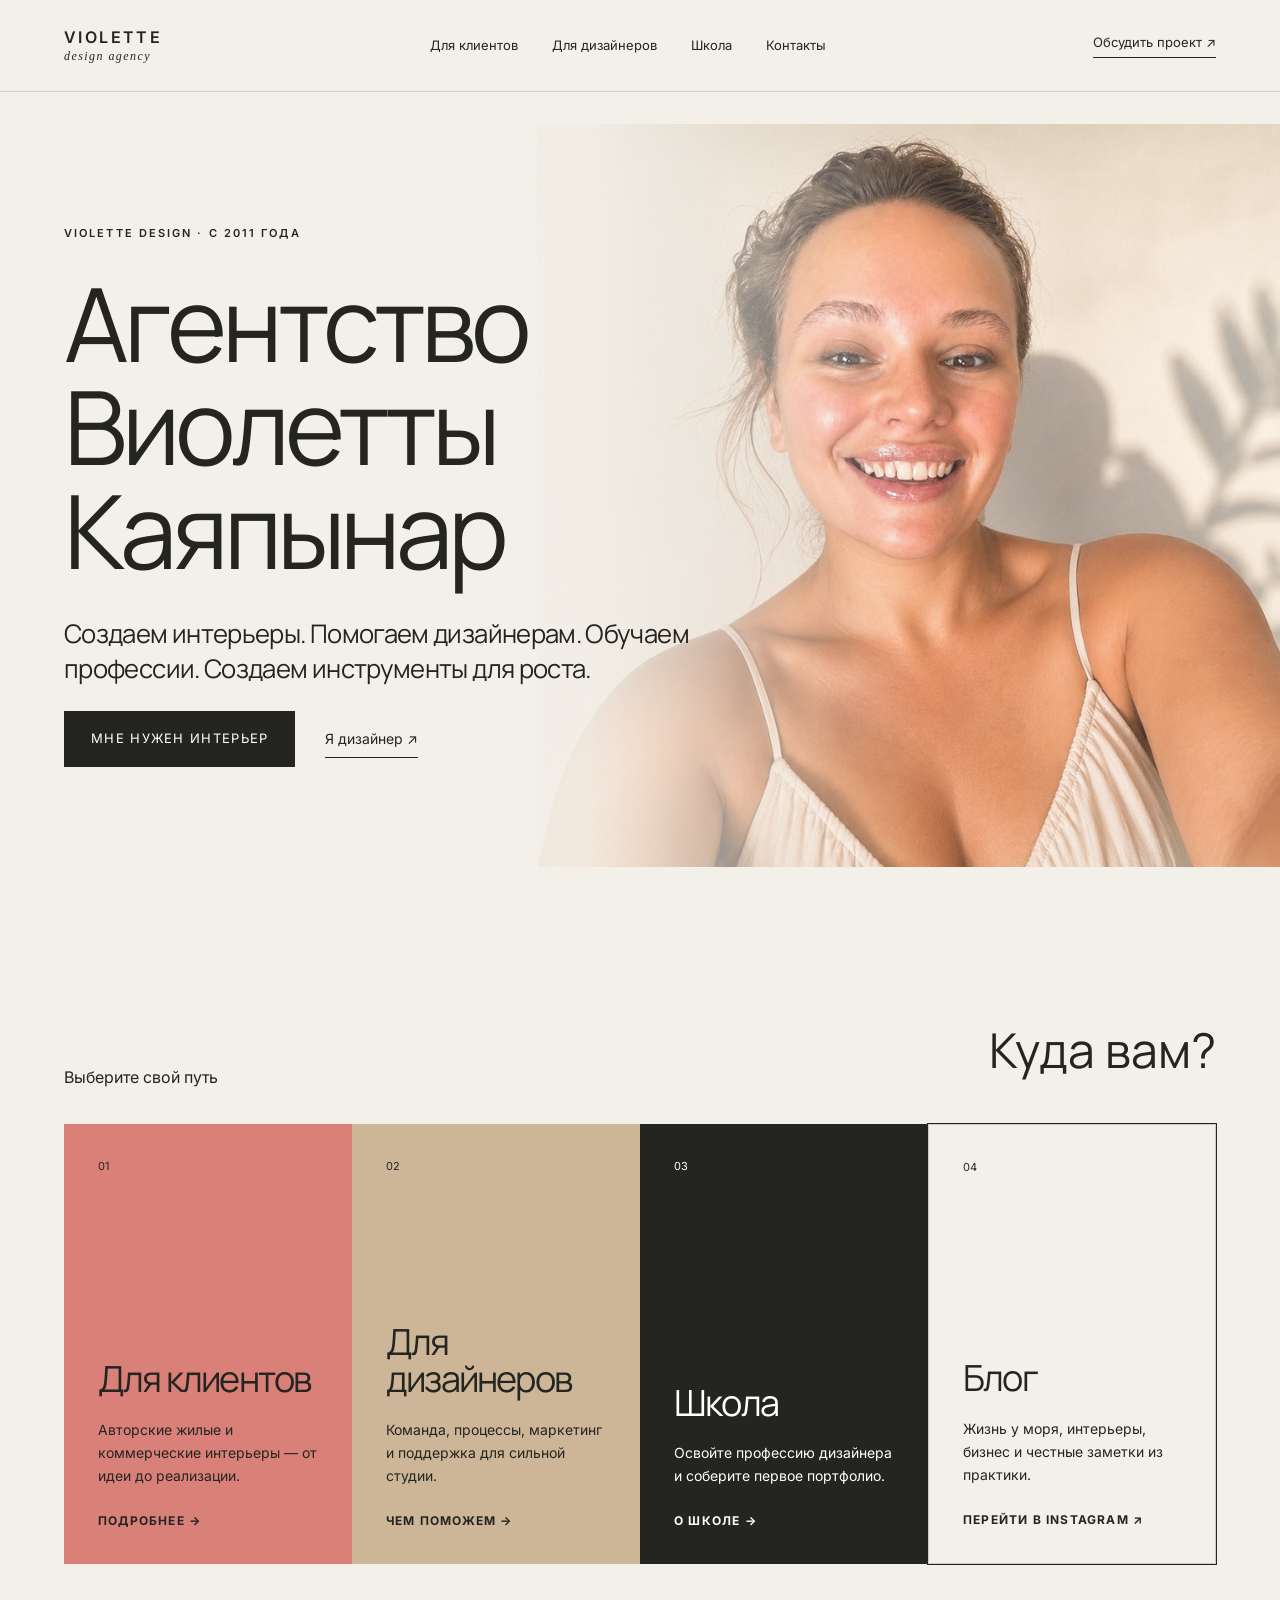
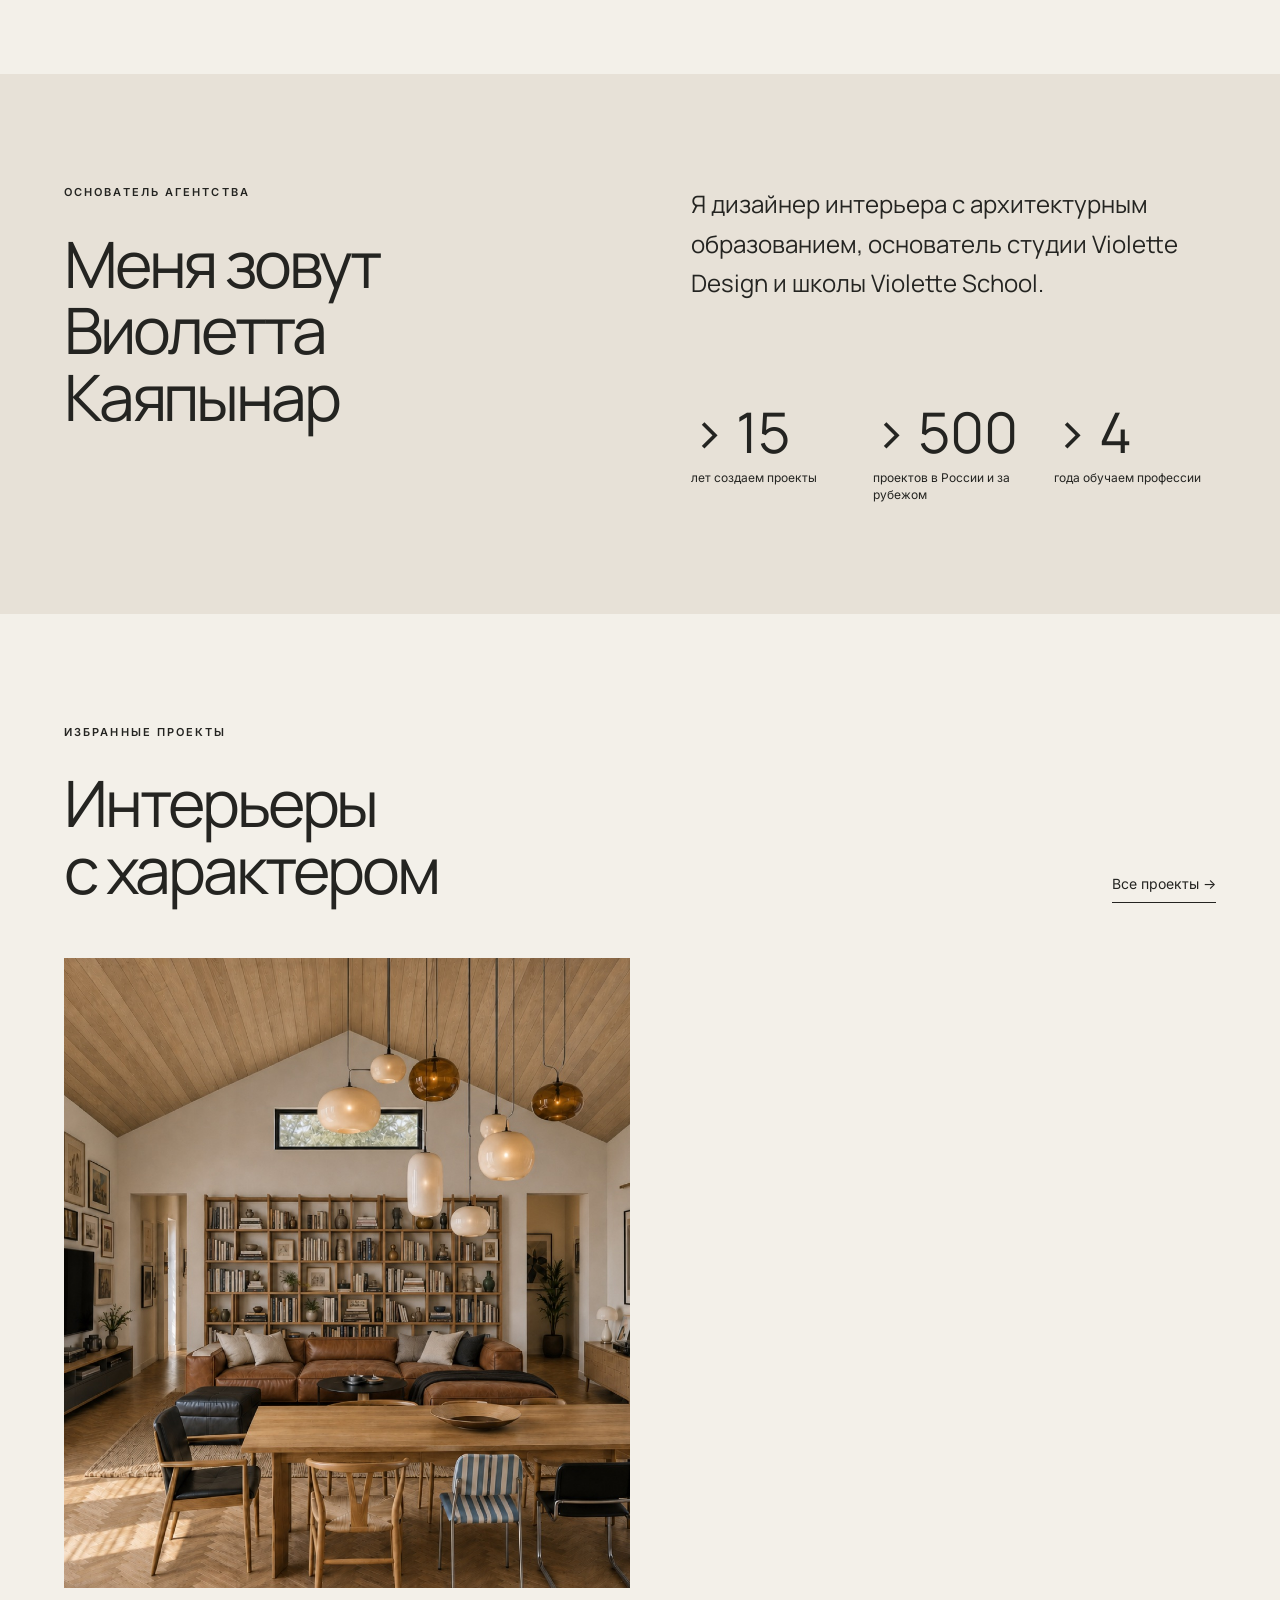
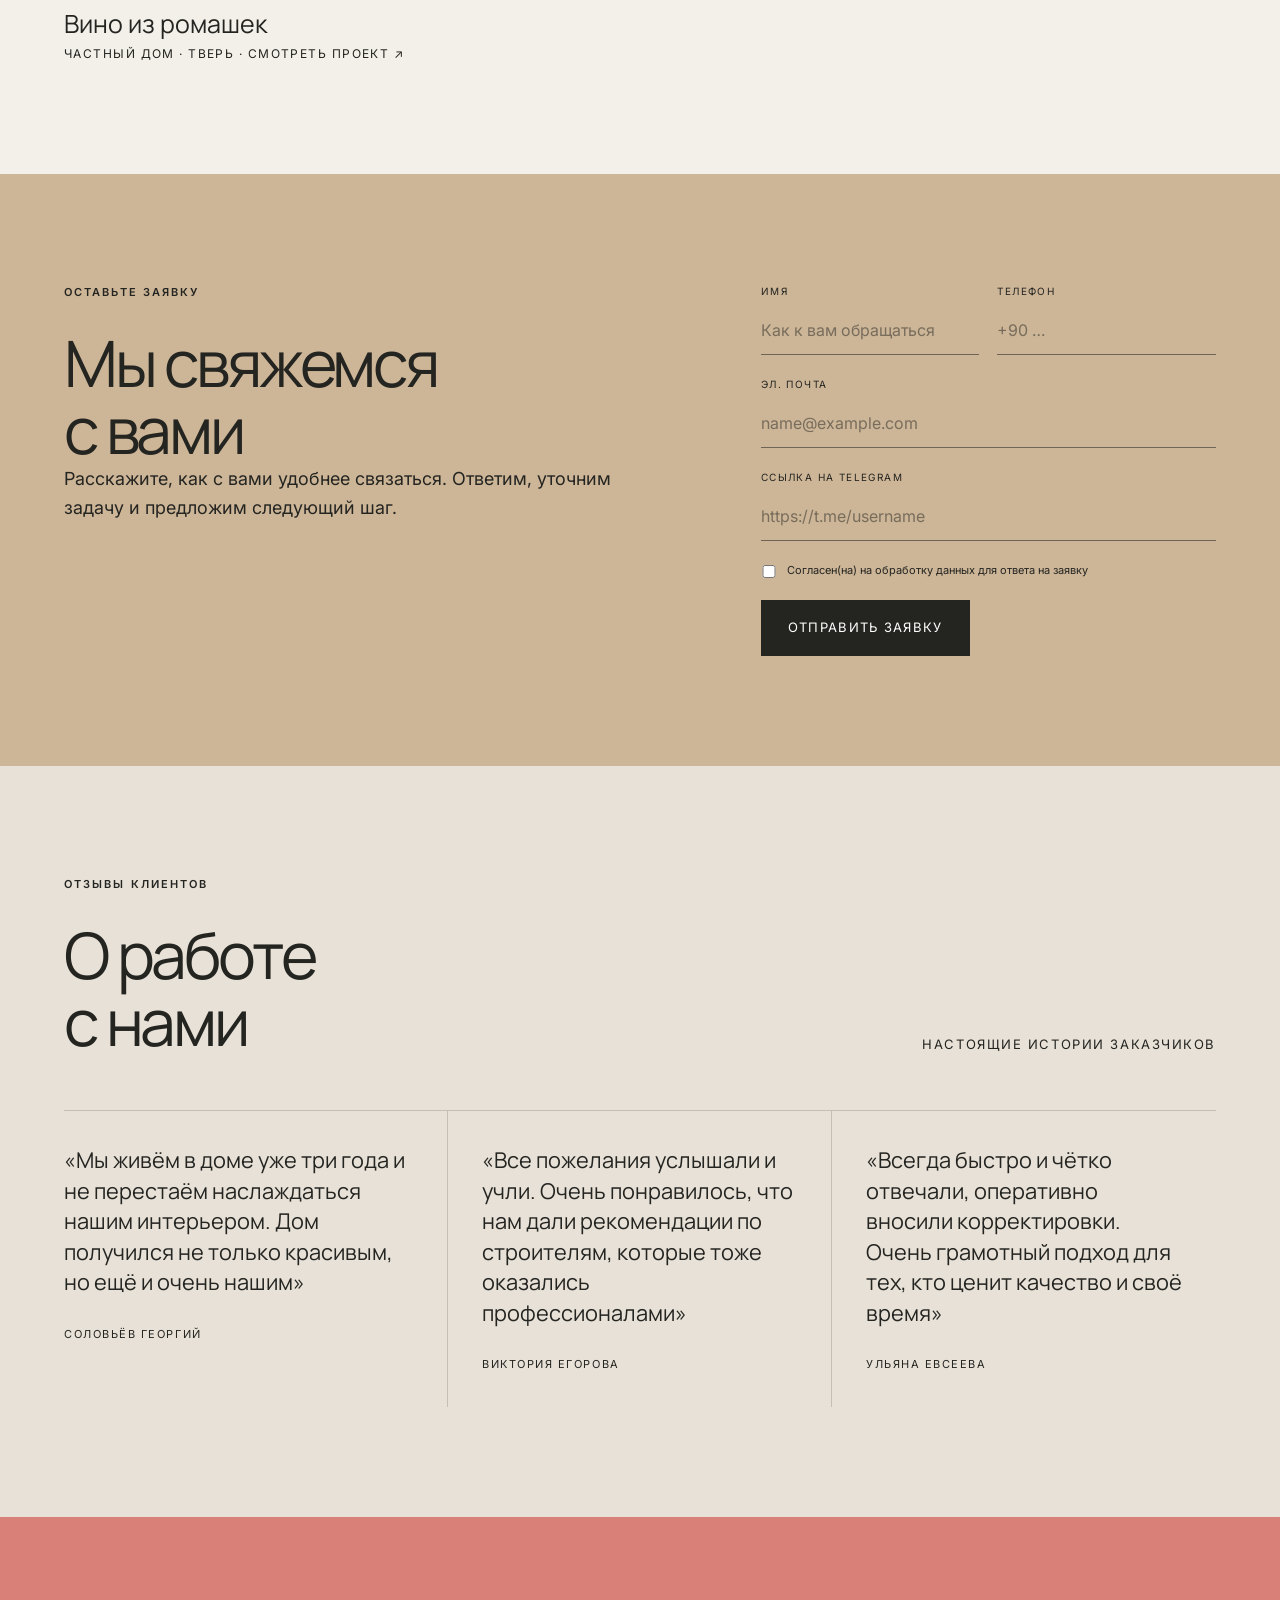
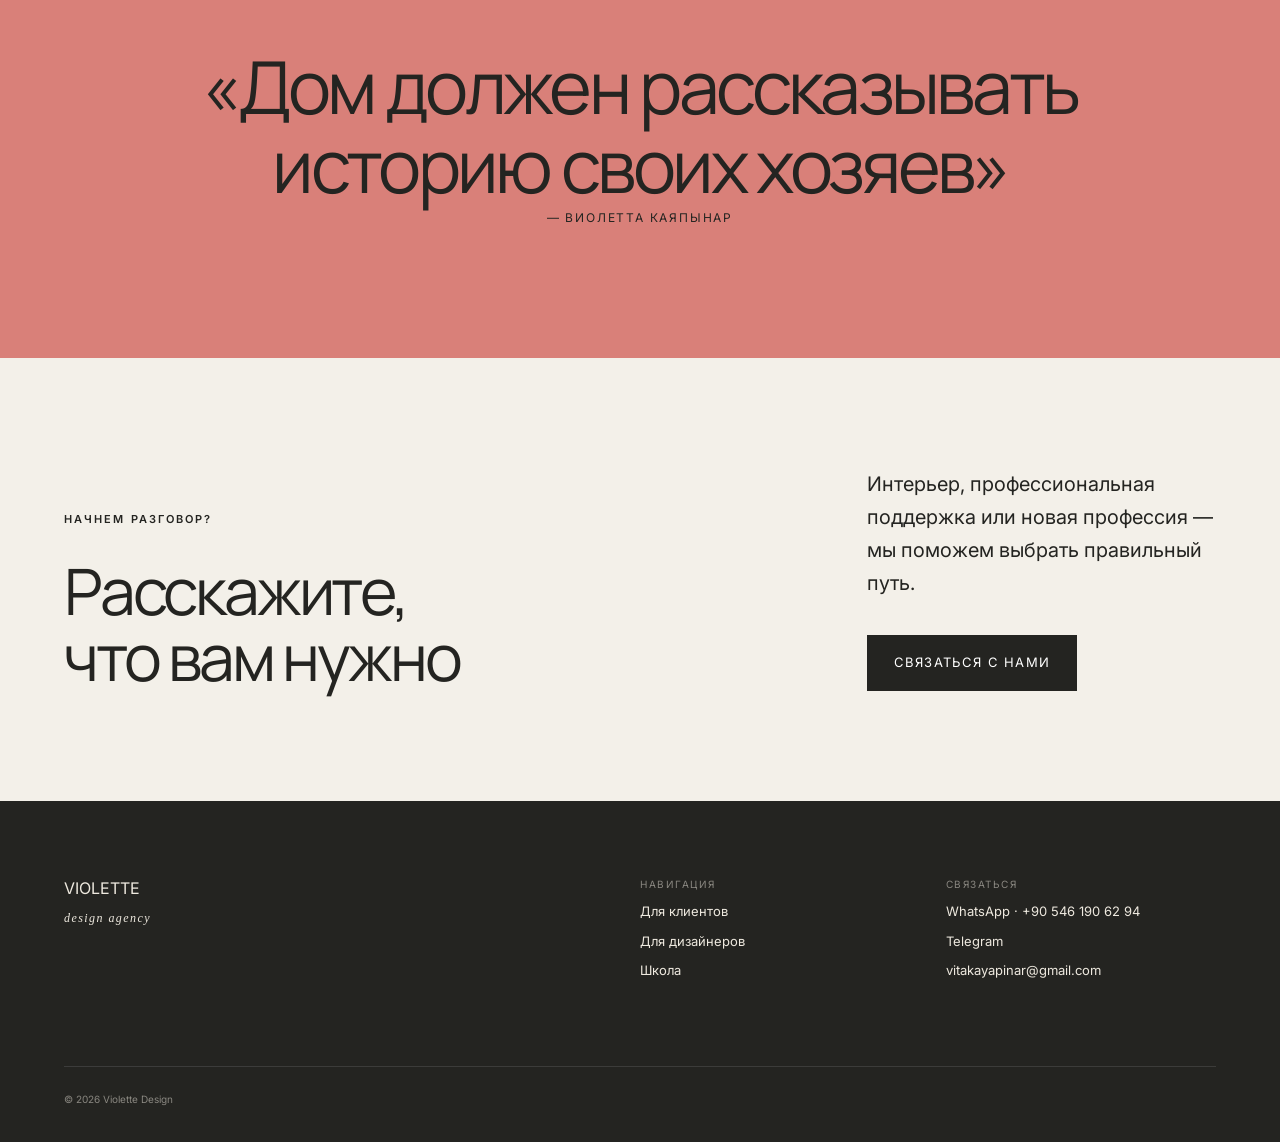
<file: index.html>
<!DOCTYPE html><html lang="ru"><head><meta charSet="utf-8"/><meta name="viewport" content="width=device-width, initial-scale=1"/><link rel="stylesheet" href="/assets/site.css"><title>Violette Design — агентство Виолетты Каяпынар</title><meta name="description" content="Авторские интерьеры, поддержка дизайнеров и школа дизайна Виолетты Каяпынар."/><meta property="og:title" content="Violette Design"/><meta property="og:description" content="Интерьеры. Дизайнеры. Школа."/><meta property="og:image" content="https://www.violette-design.ru/og.png"/><meta property="og:image:width" content="1736"/><meta property="og:image:height" content="909"/><meta property="og:image:alt" content="Violette Design"/><meta name="twitter:card" content="summary_large_image"/><meta name="twitter:title" content="Violette Design"/><meta name="twitter:description" content="Интерьеры. Дизайнеры. Школа."/><meta name="twitter:image" content="https://www.violette-design.ru/og.png"/><link rel="icon" href="https://www.violette-design.ru/favicon.svg"/>
</head><body><header><a href="/" class="logo">VIOLETTE<br/><i>design agency</i></a><nav><a href="/clients">Для клиентов</a><a href="/designers">Для дизайнеров</a><a href="/school">Школа</a><a href="/contacts">Контакты</a></nav><a href="/contacts" class="nav-cta">Обсудить проект ↗</a></header><main><section class="hero home-hero"><div class="eyebrow">Violette Design · с 2011 года</div><h1>Агентство<br/>Виолетты Каяпынар</h1><p class="lead">Создаем интерьеры. Помогаем дизайнерам. Обучаем профессии. Создаем инструменты для роста.</p><div class="hero-actions"><a href="/clients" class="button dark">Мне нужен интерьер</a><a href="/designers" class="text-link">Я дизайнер <span>↗</span></a></div></section><section class="paths wrap"><div class="section-head"><span>Выберите свой путь</span><p>Куда вам?</p></div><div class="path-grid"><a href="/clients" class="path-card rose"><span>01</span><h2>Для клиентов</h2><p>Авторские жилые и коммерческие интерьеры — от идеи до реализации.</p><b>Подробнее →</b></a><a href="/designers" class="path-card sand"><span>02</span><h2>Для дизайнеров</h2><p>Команда, процессы, маркетинг и поддержка для сильной студии.</p><b>Чем поможем →</b></a><a href="/school" class="path-card ink"><span>03</span><h2>Школа</h2><p>Освойте профессию дизайнера и соберите первое портфолио.</p><b>О школе →</b></a><a class="path-card outline" href="https://www.instagram.com/violetta_kayapinar/" target="_blank" rel="noreferrer"><span>04</span><h2>Блог</h2><p>Жизнь у моря, интерьеры, бизнес и честные заметки из практики.</p><b>Перейти в Instagram ↗</b></a></div></section><section class="about wrap"><div><div class="eyebrow">Основатель агентства</div><h2>Меня зовут<br/>Виолетта Каяпынар</h2></div><div class="about-copy"><p>Я дизайнер интерьера с архитектурным образованием, основатель студии Violette Design и школы Violette School.</p><div class="stats"><p><strong>&gt; 15</strong><span>лет создаем проекты</span></p><p><strong>&gt; 500</strong><span>проектов в России и за рубежом</span></p><p><strong>&gt; 4</strong><span>года обучаем профессии</span></p></div></div></section><section class="projects wrap"><div class="section-title"><div><div class="eyebrow">Избранные проекты</div><h2>Интерьеры<br/>с характером</h2></div><a href="/clients#projects" class="text-link">Все проекты →</a></div><div class="project-grid"><article class="project"><a href="/clients/wine-from-daisies" class="project-link"><img src="/tver-house/living.jpg" alt="Проект «Вино из ромашек»" width="1200" height="900" loading="lazy" decoding="async" data-nimg="1"/><div><h3>Вино из ромашек</h3><p>Частный дом · Тверь<!-- --> · Смотреть проект ↗</p></div></a></article></div></section><section class="lead-form wrap" id="application"><div><div class="eyebrow">Оставьте заявку</div><h2>Мы свяжемся<br/>с вами</h2><p>Расскажите, как с вами удобнее связаться. Ответим, уточним задачу и предложим следующий шаг.</p></div><form action="https://formsubmit.co/vitakayapinar@gmail.com" method="POST"><input type="hidden" name="_subject" value="Новая заявка с сайта Violette Design"/><input type="hidden" name="_template" value="table"/><input type="hidden" name="_captcha" value="false"/><input class="form-honey" type="text" tabindex="-1" autoComplete="off" name="_honey"/><label><span>Имя</span><input type="text" placeholder="Как к вам обращаться" required="" name="Имя"/></label><label><span>Телефон</span><input type="tel" placeholder="+90 …" required="" name="Телефон"/></label><label><span>Эл. почта</span><input type="email" placeholder="name@example.com" required="" name="Email"/></label><label><span>Ссылка на Telegram</span><input type="url" placeholder="https://t.me/username" name="Telegram"/></label><label class="form-consent"><input type="checkbox" required=""/><span>Согласен(на) на обработку данных для ответа на заявку</span></label><button class="button dark" type="submit">Отправить заявку</button></form></section><section class="reviews wrap"><div class="section-title"><div><div class="eyebrow">Отзывы клиентов</div><h2>О работе<br/>с нами</h2></div><p class="reviews-note">Настоящие истории заказчиков</p></div><div class="reviews-grid"><article><p>«Мы живём в доме уже три года и не перестаём наслаждаться нашим интерьером. Дом получился не только красивым, но ещё и очень нашим»</p><span>Соловьёв Георгий</span></article><article><p>«Все пожелания услышали и учли. Очень понравилось, что нам дали рекомендации по строителям, которые тоже оказались профессионалами»</p><span>Виктория Егорова</span></article><article><p>«Всегда быстро и чётко отвечали, оперативно вносили корректировки. Очень грамотный подход для тех, кто ценит качество и своё время»</p><span>Ульяна Евсеева</span></article></div></section><section class="quote"><p>«Дом должен рассказывать<br/>историю своих хозяев»</p><span>— Виолетта Каяпынар</span></section><section class="cta wrap"><div><div class="eyebrow">Начнем разговор?</div><h2>Расскажите,<br/>что вам нужно</h2></div><div><p>Интерьер, профессиональная поддержка или новая профессия — мы поможем выбрать правильный путь.</p><a href="/contacts" class="button dark">Связаться с нами</a></div></section></main><footer><div class="footer-brand">VIOLETTE <i>design agency</i></div><div><p>Навигация</p><a href="/clients">Для клиентов</a><a href="/designers">Для дизайнеров</a><a href="/school">Школа</a></div><div><p>Связаться</p><a href="https://wa.me/905461906294">WhatsApp · +90 546 190 62 94</a><a href="https://t.me/violetta_kayapinar">Telegram</a><a href="mailto:vitakayapinar@gmail.com">vitakayapinar@gmail.com</a></div><span>© 2026 Violette Design</span></footer></body></html>
</file>
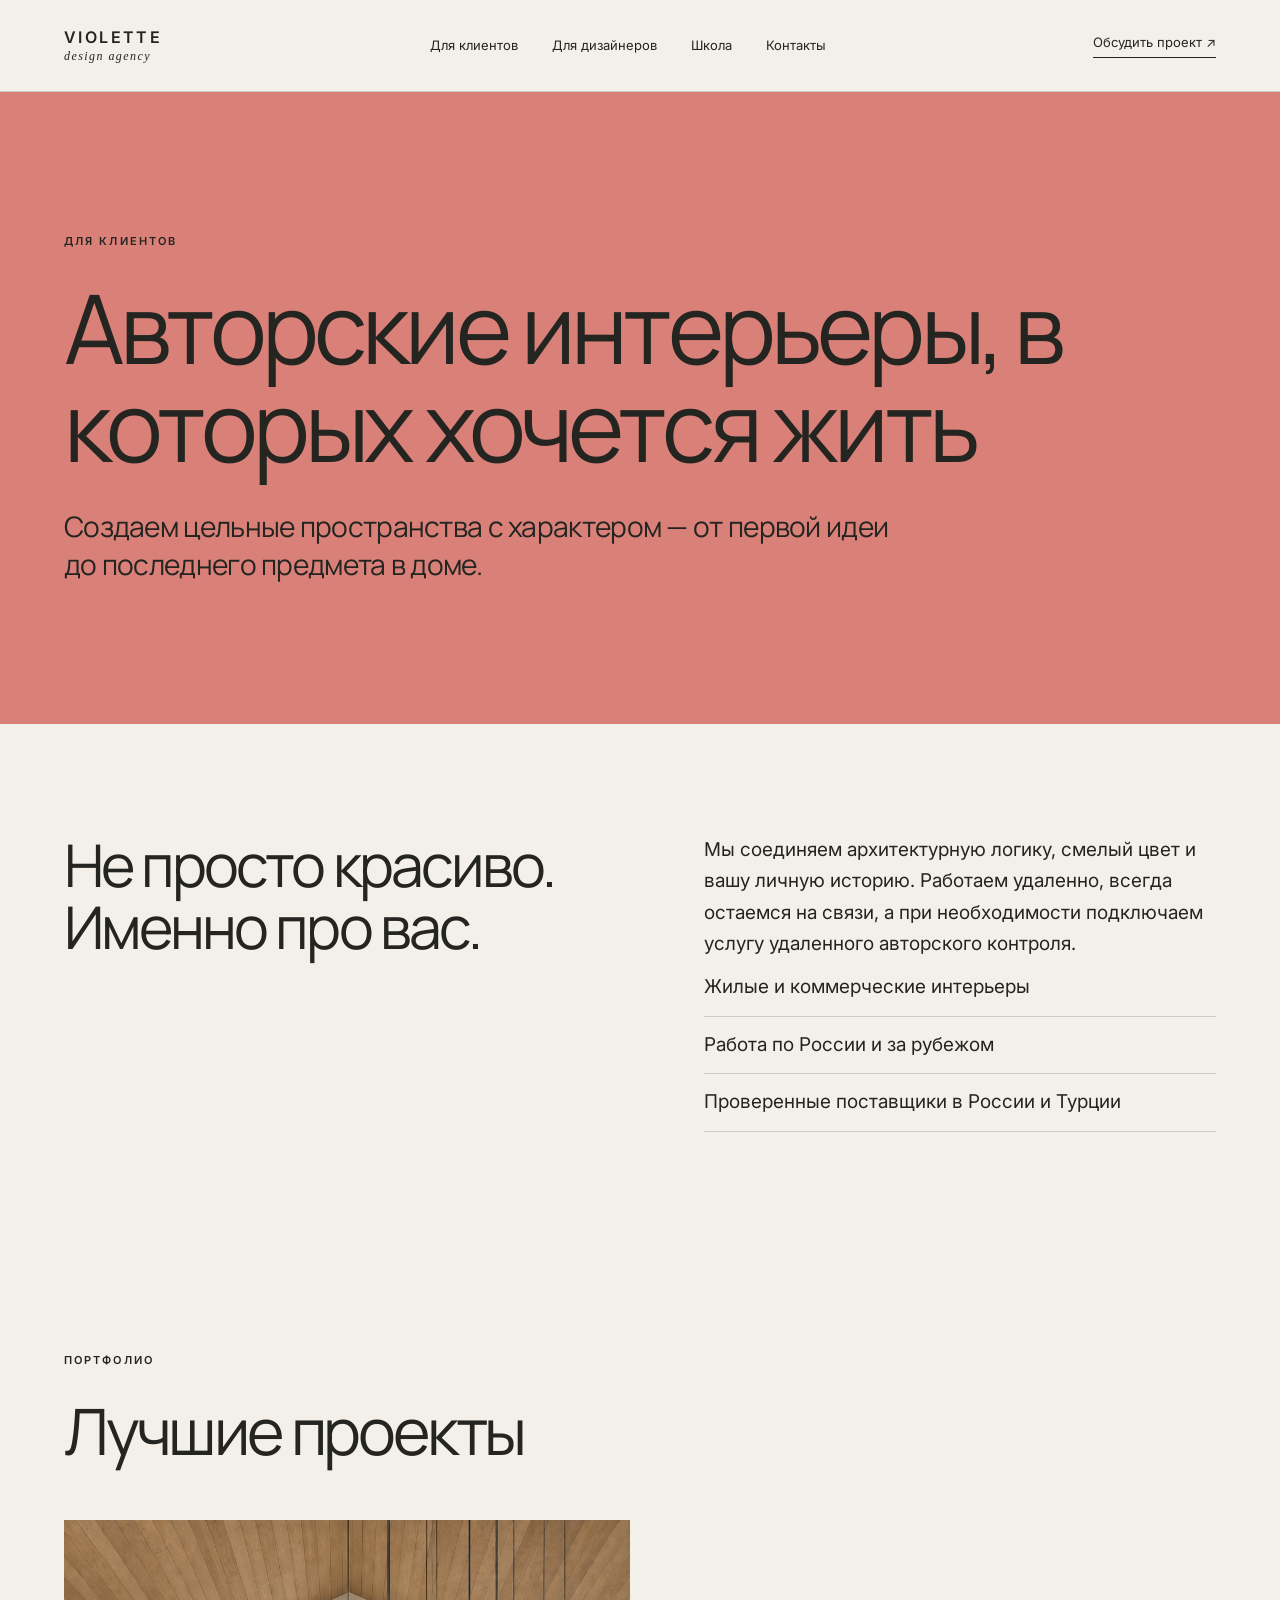
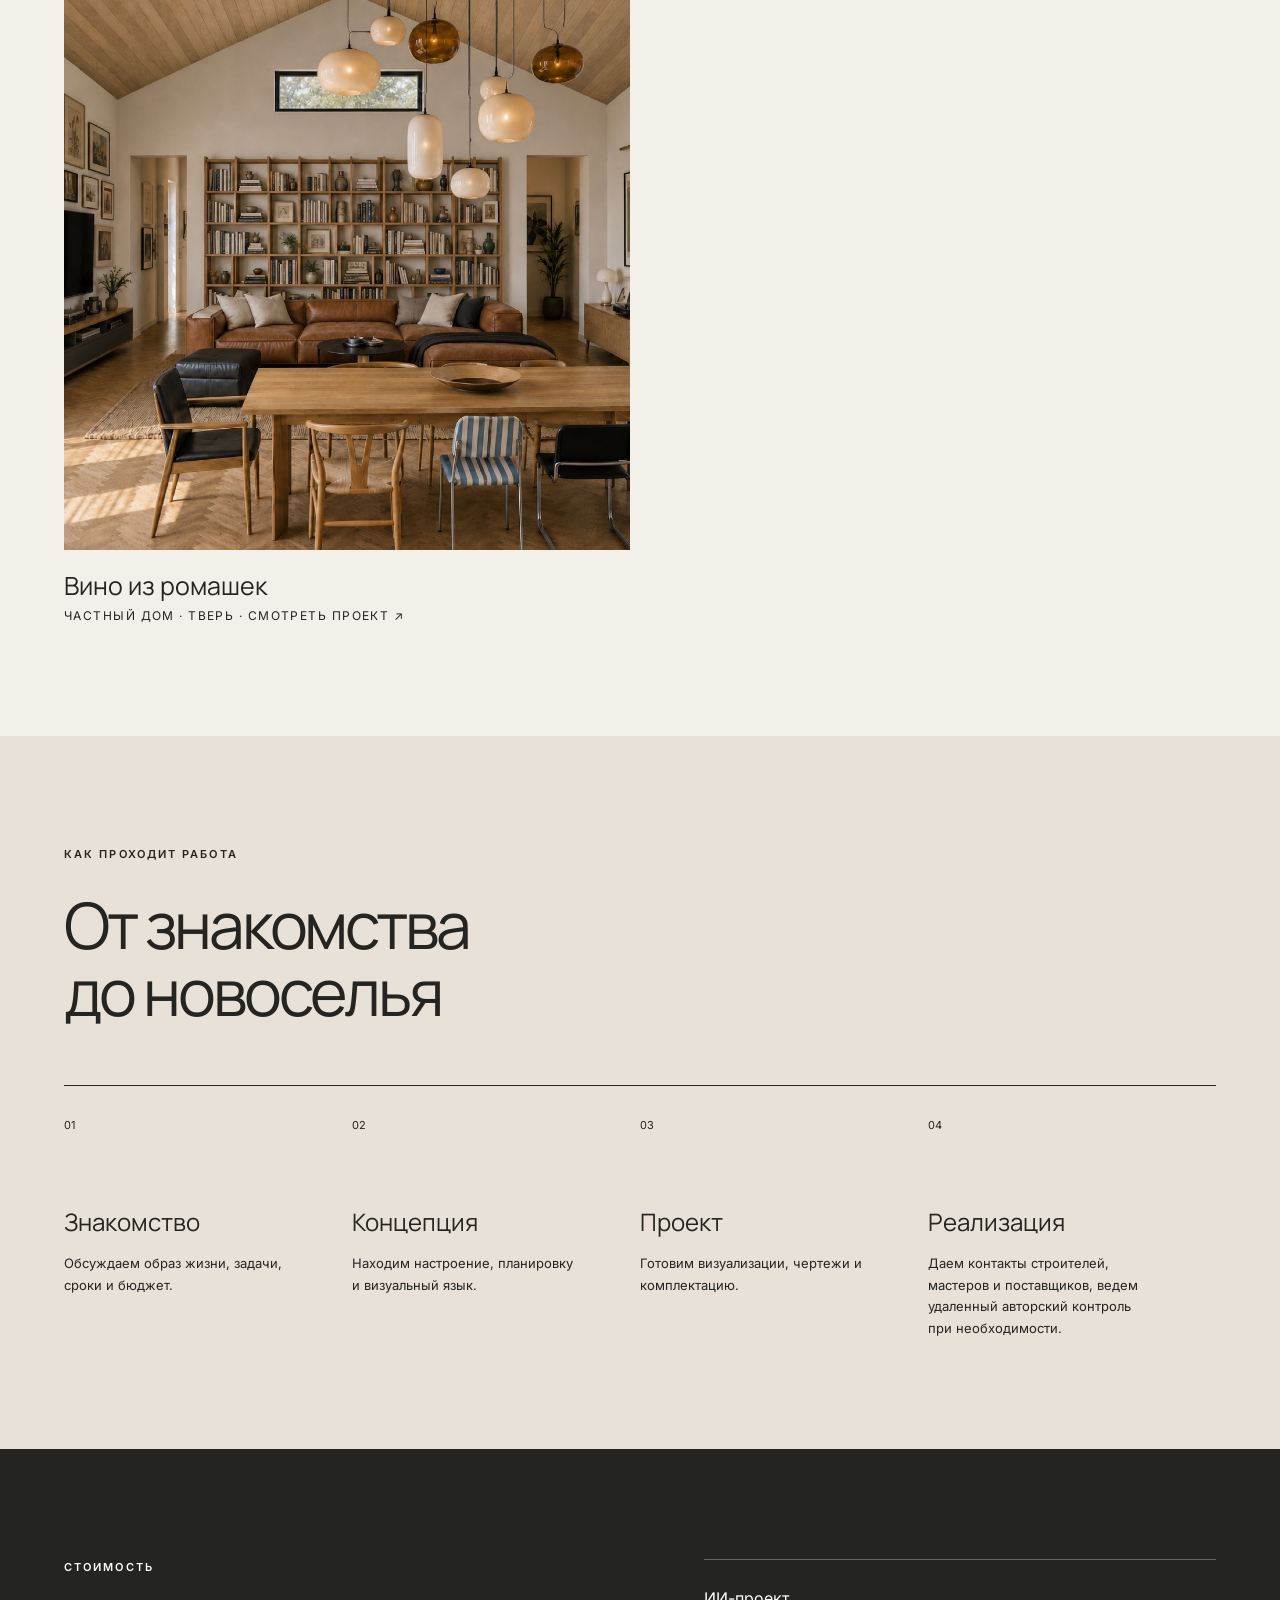
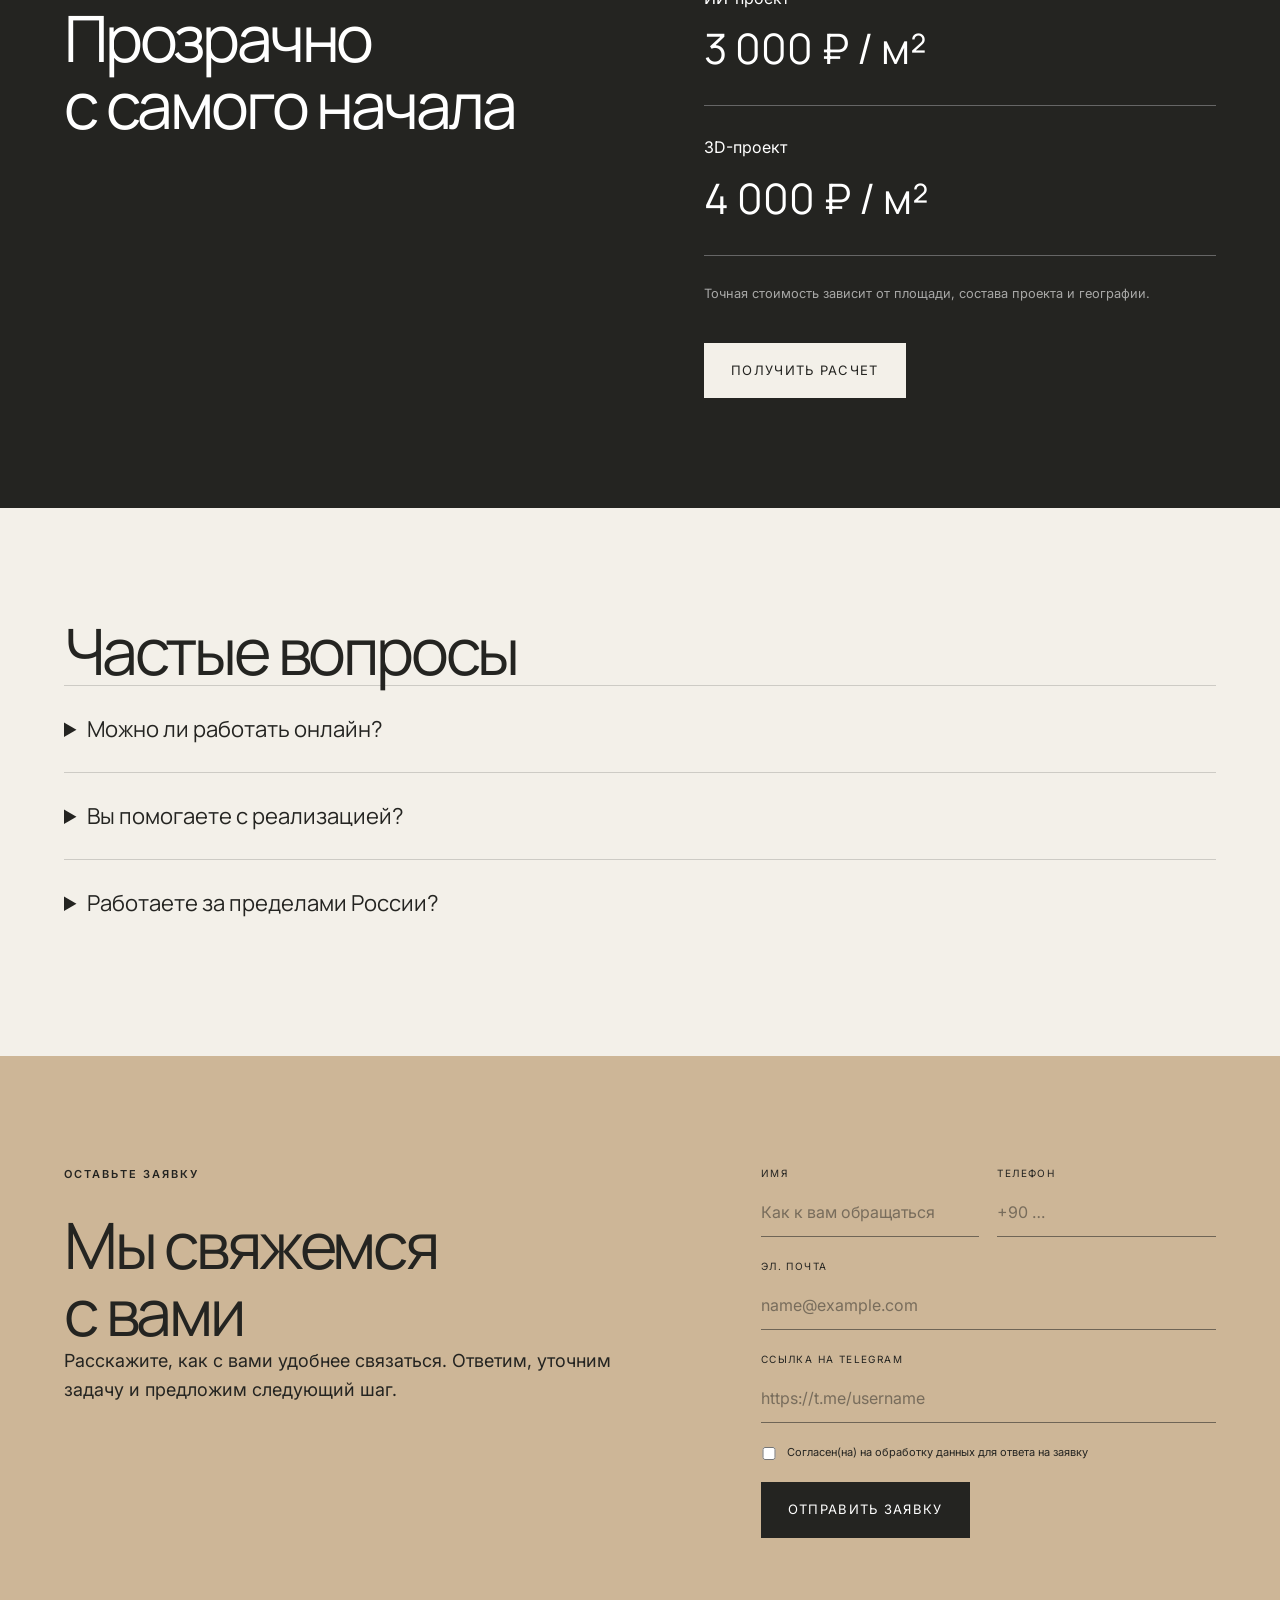
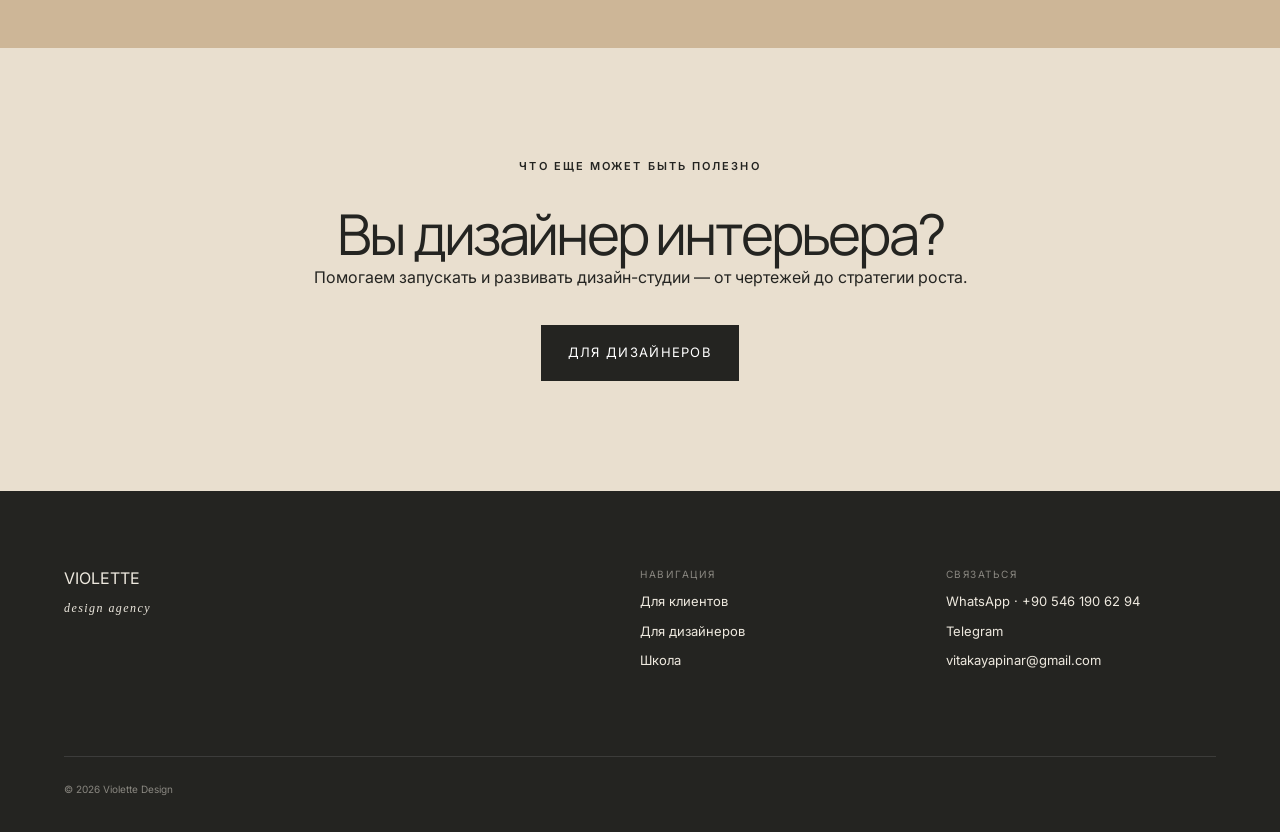
<file: clients/index.html>
<!DOCTYPE html><html lang="ru"><head><meta charSet="utf-8"/><meta name="viewport" content="width=device-width, initial-scale=1"/><link rel="stylesheet" href="/assets/site.css"><title>Violette Design — агентство Виолетты Каяпынар</title><meta name="description" content="Авторские интерьеры, поддержка дизайнеров и школа дизайна Виолетты Каяпынар."/><meta property="og:title" content="Violette Design"/><meta property="og:description" content="Интерьеры. Дизайнеры. Школа."/><meta property="og:image" content="https://www.violette-design.ru/og.png"/><meta property="og:image:width" content="1736"/><meta property="og:image:height" content="909"/><meta property="og:image:alt" content="Violette Design"/><meta name="twitter:card" content="summary_large_image"/><meta name="twitter:title" content="Violette Design"/><meta name="twitter:description" content="Интерьеры. Дизайнеры. Школа."/><meta name="twitter:image" content="https://www.violette-design.ru/og.png"/><link rel="icon" href="https://www.violette-design.ru/favicon.svg"/>
</head><body><header><a href="/" class="logo">VIOLETTE<br/><i>design agency</i></a><nav><a href="/clients">Для клиентов</a><a href="/designers">Для дизайнеров</a><a href="/school">Школа</a><a href="/contacts">Контакты</a></nav><a href="/contacts" class="nav-cta">Обсудить проект ↗</a></header><main><section class="page-intro rose"><div class="eyebrow">Для клиентов</div><h1>Авторские интерьеры, в которых хочется жить</h1><p class="lead">Создаем цельные пространства с характером — от первой идеи до последнего предмета в доме.</p></section><section class="split wrap"><h2>Не просто красиво.<br/>Именно про вас.</h2><div><p>Мы соединяем архитектурную логику, смелый цвет и вашу личную историю. Работаем удаленно, всегда остаемся на связи, а при необходимости подключаем услугу удаленного авторского контроля.</p><ul><li>Жилые и коммерческие интерьеры</li><li>Работа по России и за рубежом</li><li>Проверенные поставщики в России и Турции</li></ul></div></section><section id="projects" class="projects wrap"><div class="section-title"><div><div class="eyebrow">Портфолио</div><h2>Лучшие проекты</h2></div></div><div class="project-grid"><article class="project"><a href="/clients/wine-from-daisies" class="project-link"><img src="/tver-house/living.jpg" alt="Проект «Вино из ромашек»" width="1200" height="900" loading="lazy" decoding="async" data-nimg="1"/><div><h3>Вино из ромашек</h3><p>Частный дом · Тверь<!-- --> · Смотреть проект ↗</p></div></a></article></div></section><section class="steps wrap"><div class="eyebrow">Как проходит работа</div><h2>От знакомства<br/>до новоселья</h2><div class="step-grid"><article><span>01</span><h3>Знакомство</h3><p>Обсуждаем образ жизни, задачи, сроки и бюджет.</p></article><article><span>02</span><h3>Концепция</h3><p>Находим настроение, планировку и визуальный язык.</p></article><article><span>03</span><h3>Проект</h3><p>Готовим визуализации, чертежи и комплектацию.</p></article><article><span>04</span><h3>Реализация</h3><p>Даем контакты строителей, мастеров и поставщиков, ведем удаленный авторский контроль при необходимости.</p></article></div></section><section class="price wrap"><div><div class="eyebrow">Стоимость</div><h2>Прозрачно<br/>с самого начала</h2></div><div class="price-options"><div><p>ИИ-проект</p><strong>3 000 ₽ / м²</strong></div><div><p>3D-проект</p><strong>4 000 ₽ / м²</strong></div><small>Точная стоимость зависит от площади, состава проекта и географии.</small><a href="/contacts" class="button light">Получить расчет</a></div></section><section class="faq wrap"><h2>Частые вопросы</h2><details><summary>Можно ли работать онлайн?</summary><p>Да. Встречаемся по видеосвязи, а все материалы и согласования ведем в удобном мессенджере.</p></details><details><summary>Вы помогаете с реализацией?</summary><p>По запросу подключаем удаленный авторский контроль: остаемся на связи, отвечаем на вопросы и помогаем сверять решения с проектом.</p></details><details><summary>Работаете за пределами России?</summary><p>Да, у команды есть опыт проектов в разных странах и пул поставщиков в России и Турции.</p></details></section><section class="lead-form wrap" id="application"><div><div class="eyebrow">Оставьте заявку</div><h2>Мы свяжемся<br/>с вами</h2><p>Расскажите, как с вами удобнее связаться. Ответим, уточним задачу и предложим следующий шаг.</p></div><form action="https://formsubmit.co/vitakayapinar@gmail.com" method="POST"><input type="hidden" name="_subject" value="Новая заявка с сайта Violette Design"/><input type="hidden" name="_template" value="table"/><input type="hidden" name="_captcha" value="false"/><input class="form-honey" type="text" tabindex="-1" autoComplete="off" name="_honey"/><label><span>Имя</span><input type="text" placeholder="Как к вам обращаться" required="" name="Имя"/></label><label><span>Телефон</span><input type="tel" placeholder="+90 …" required="" name="Телефон"/></label><label><span>Эл. почта</span><input type="email" placeholder="name@example.com" required="" name="Email"/></label><label><span>Ссылка на Telegram</span><input type="url" placeholder="https://t.me/username" name="Telegram"/></label><label class="form-consent"><input type="checkbox" required=""/><span>Согласен(на) на обработку данных для ответа на заявку</span></label><button class="button dark" type="submit">Отправить заявку</button></form></section><section class="ecosystem wrap"><div class="eyebrow">Что еще может быть полезно</div><h2>Вы дизайнер интерьера?</h2><p>Помогаем запускать и развивать дизайн-студии — от чертежей до стратегии роста.</p><a href="/designers" class="button dark">Для дизайнеров</a></section></main><footer><div class="footer-brand">VIOLETTE <i>design agency</i></div><div><p>Навигация</p><a href="/clients">Для клиентов</a><a href="/designers">Для дизайнеров</a><a href="/school">Школа</a></div><div><p>Связаться</p><a href="https://wa.me/905461906294">WhatsApp · +90 546 190 62 94</a><a href="https://t.me/violetta_kayapinar">Telegram</a><a href="mailto:vitakayapinar@gmail.com">vitakayapinar@gmail.com</a></div><span>© 2026 Violette Design</span></footer></body></html>
</file>
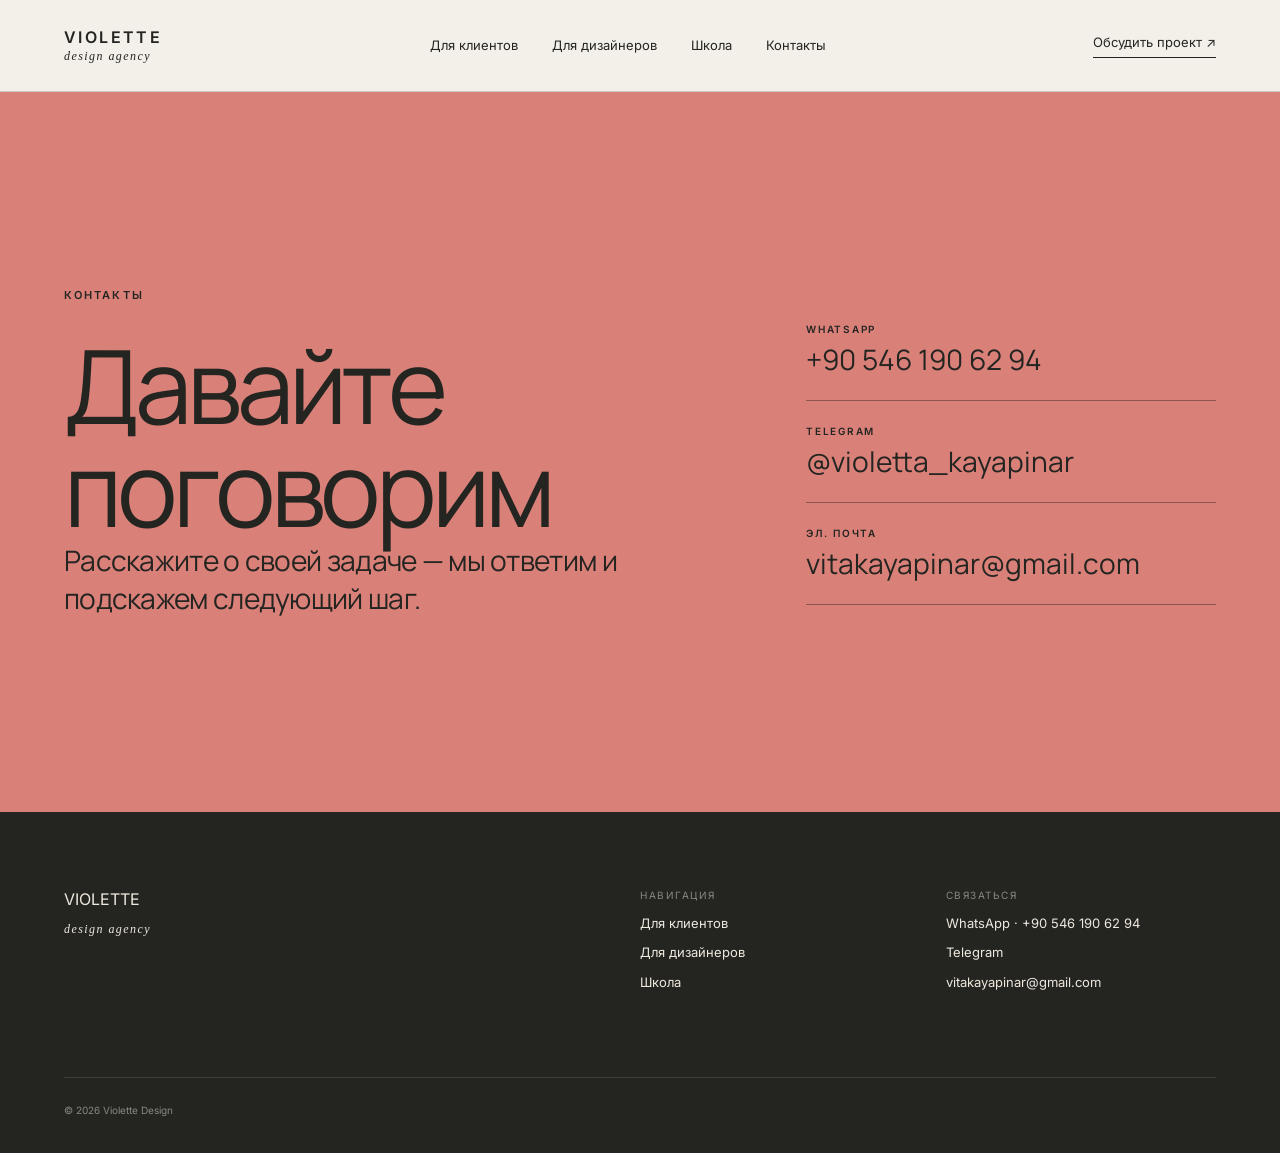
<file: contacts/index.html>
<!DOCTYPE html><html lang="ru"><head><meta charSet="utf-8"/><meta name="viewport" content="width=device-width, initial-scale=1"/><link rel="stylesheet" href="/assets/site.css"><title>Violette Design — агентство Виолетты Каяпынар</title><meta name="description" content="Авторские интерьеры, поддержка дизайнеров и школа дизайна Виолетты Каяпынар."/><meta property="og:title" content="Violette Design"/><meta property="og:description" content="Интерьеры. Дизайнеры. Школа."/><meta property="og:image" content="https://www.violette-design.ru/og.png"/><meta property="og:image:width" content="1736"/><meta property="og:image:height" content="909"/><meta property="og:image:alt" content="Violette Design"/><meta name="twitter:card" content="summary_large_image"/><meta name="twitter:title" content="Violette Design"/><meta name="twitter:description" content="Интерьеры. Дизайнеры. Школа."/><meta name="twitter:image" content="https://www.violette-design.ru/og.png"/><link rel="icon" href="https://www.violette-design.ru/favicon.svg"/>
</head><body><header><a href="/" class="logo">VIOLETTE<br/><i>design agency</i></a><nav><a href="/clients">Для клиентов</a><a href="/designers">Для дизайнеров</a><a href="/school">Школа</a><a href="/contacts">Контакты</a></nav><a href="/contacts" class="nav-cta">Обсудить проект ↗</a></header><main><section class="contact-page"><div><div class="eyebrow">Контакты</div><h1>Давайте<br/>поговорим</h1><p class="lead">Расскажите о своей задаче — мы ответим и подскажем следующий шаг.</p></div><div class="contact-links"><a href="https://wa.me/905461906294"><span>WhatsApp</span>+90 546 190 62 94</a><a href="https://t.me/violetta_kayapinar"><span>Telegram</span>@violetta_kayapinar</a><a href="mailto:vitakayapinar@gmail.com"><span>Эл. почта</span>vitakayapinar@gmail.com</a></div></section></main><footer><div class="footer-brand">VIOLETTE <i>design agency</i></div><div><p>Навигация</p><a href="/clients">Для клиентов</a><a href="/designers">Для дизайнеров</a><a href="/school">Школа</a></div><div><p>Связаться</p><a href="https://wa.me/905461906294">WhatsApp · +90 546 190 62 94</a><a href="https://t.me/violetta_kayapinar">Telegram</a><a href="mailto:vitakayapinar@gmail.com">vitakayapinar@gmail.com</a></div><span>© 2026 Violette Design</span></footer></body></html>
</file>
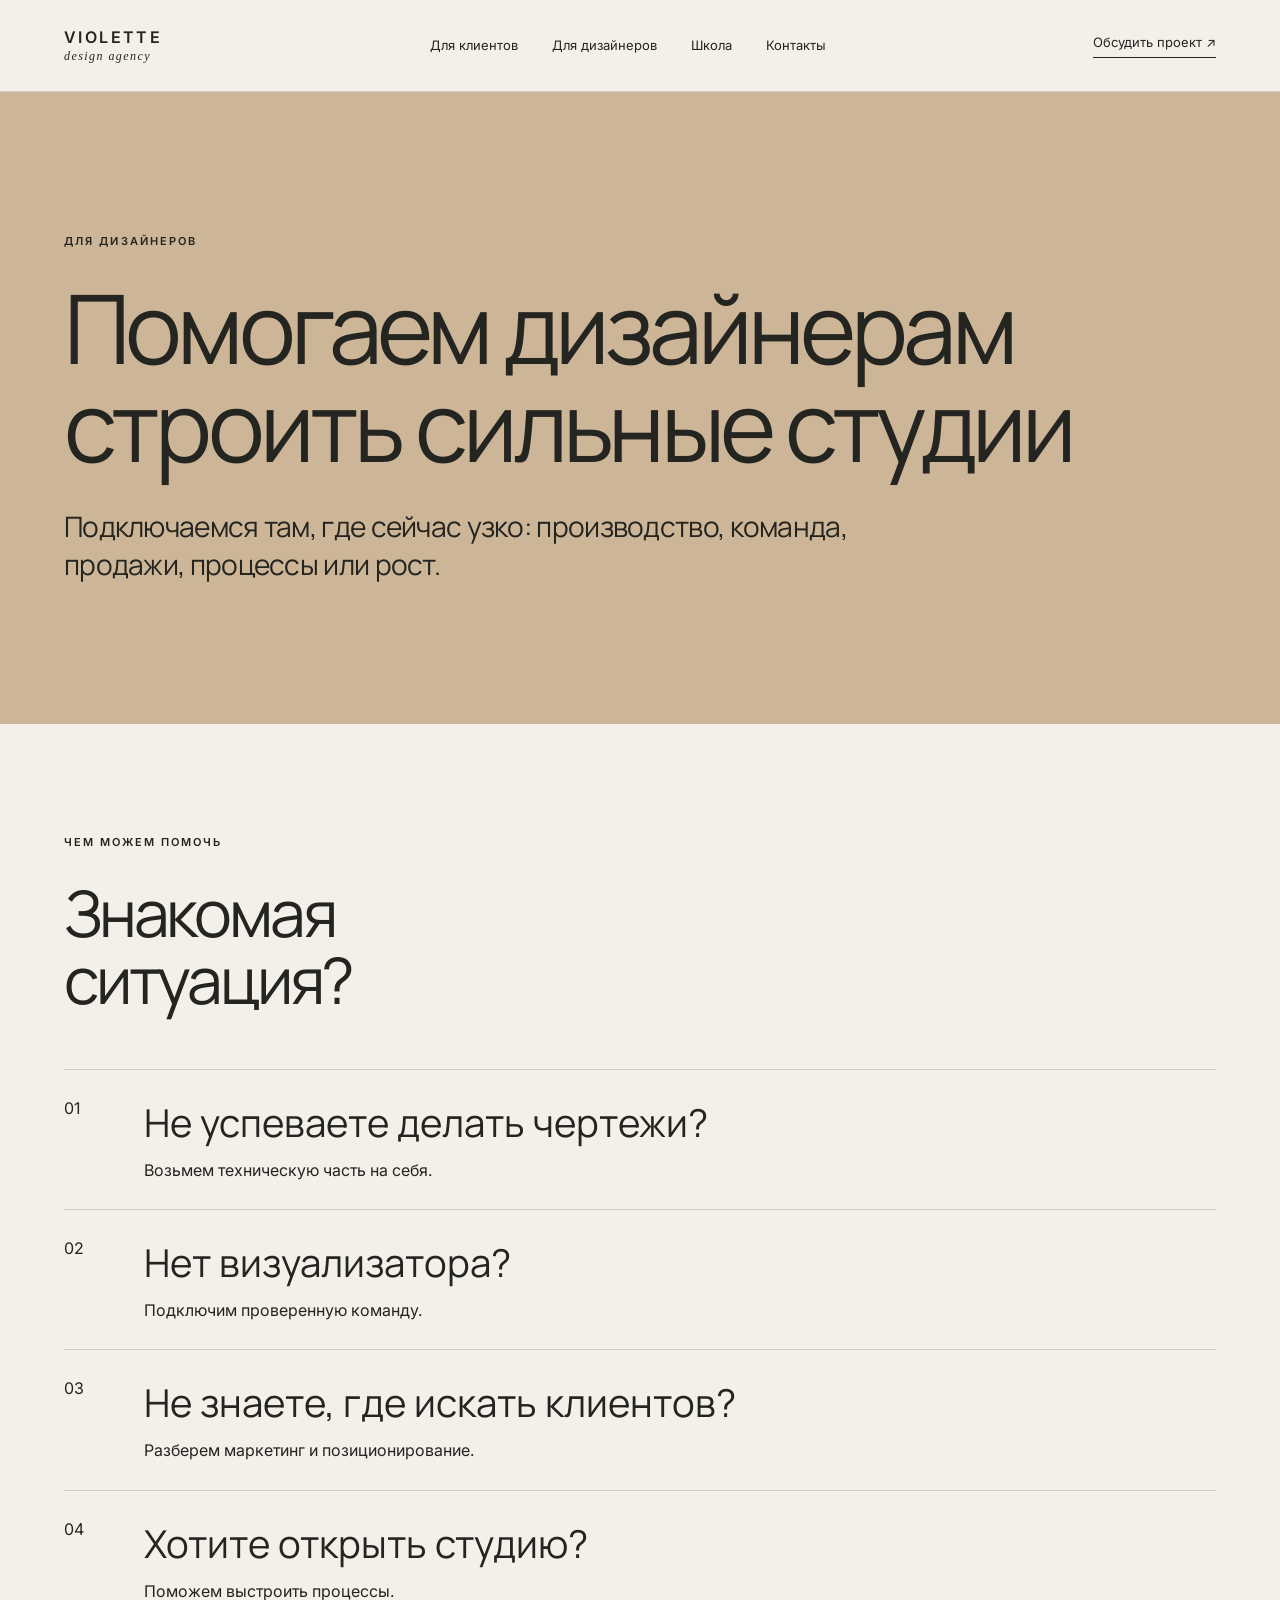
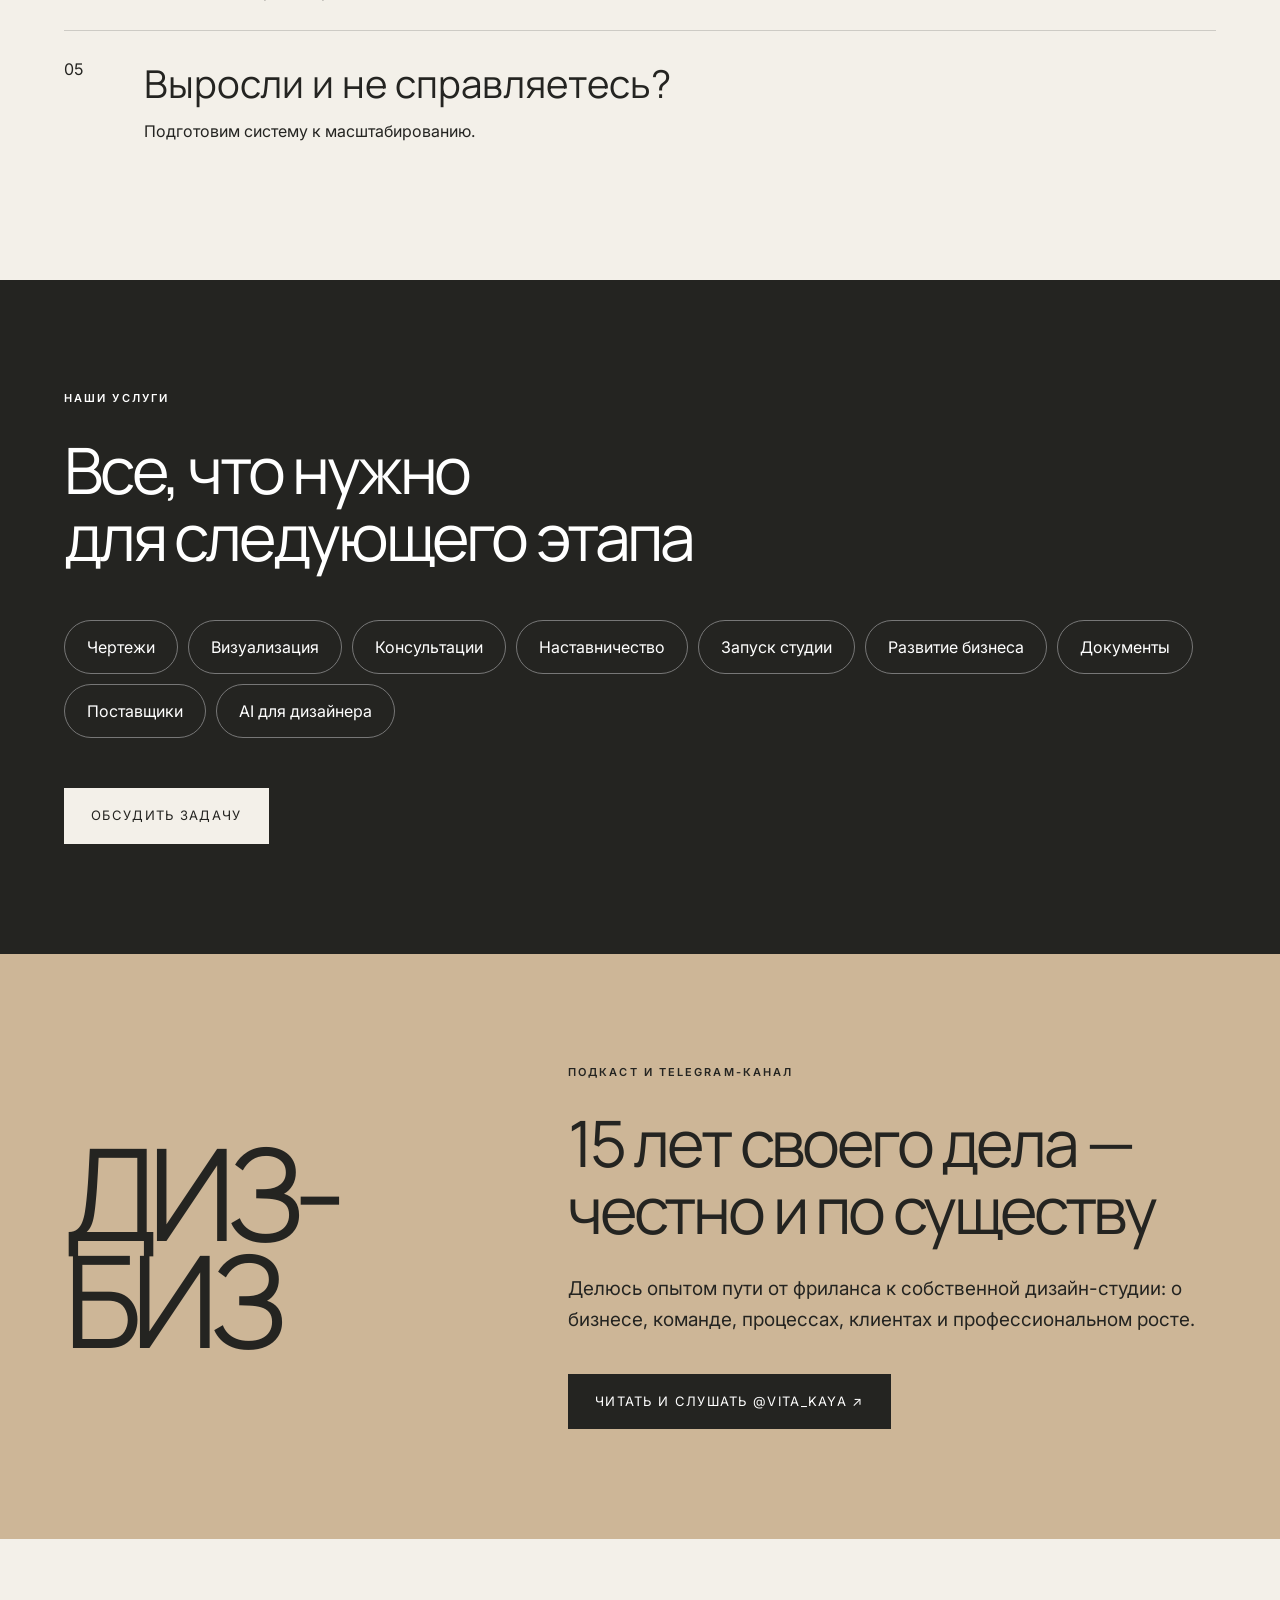
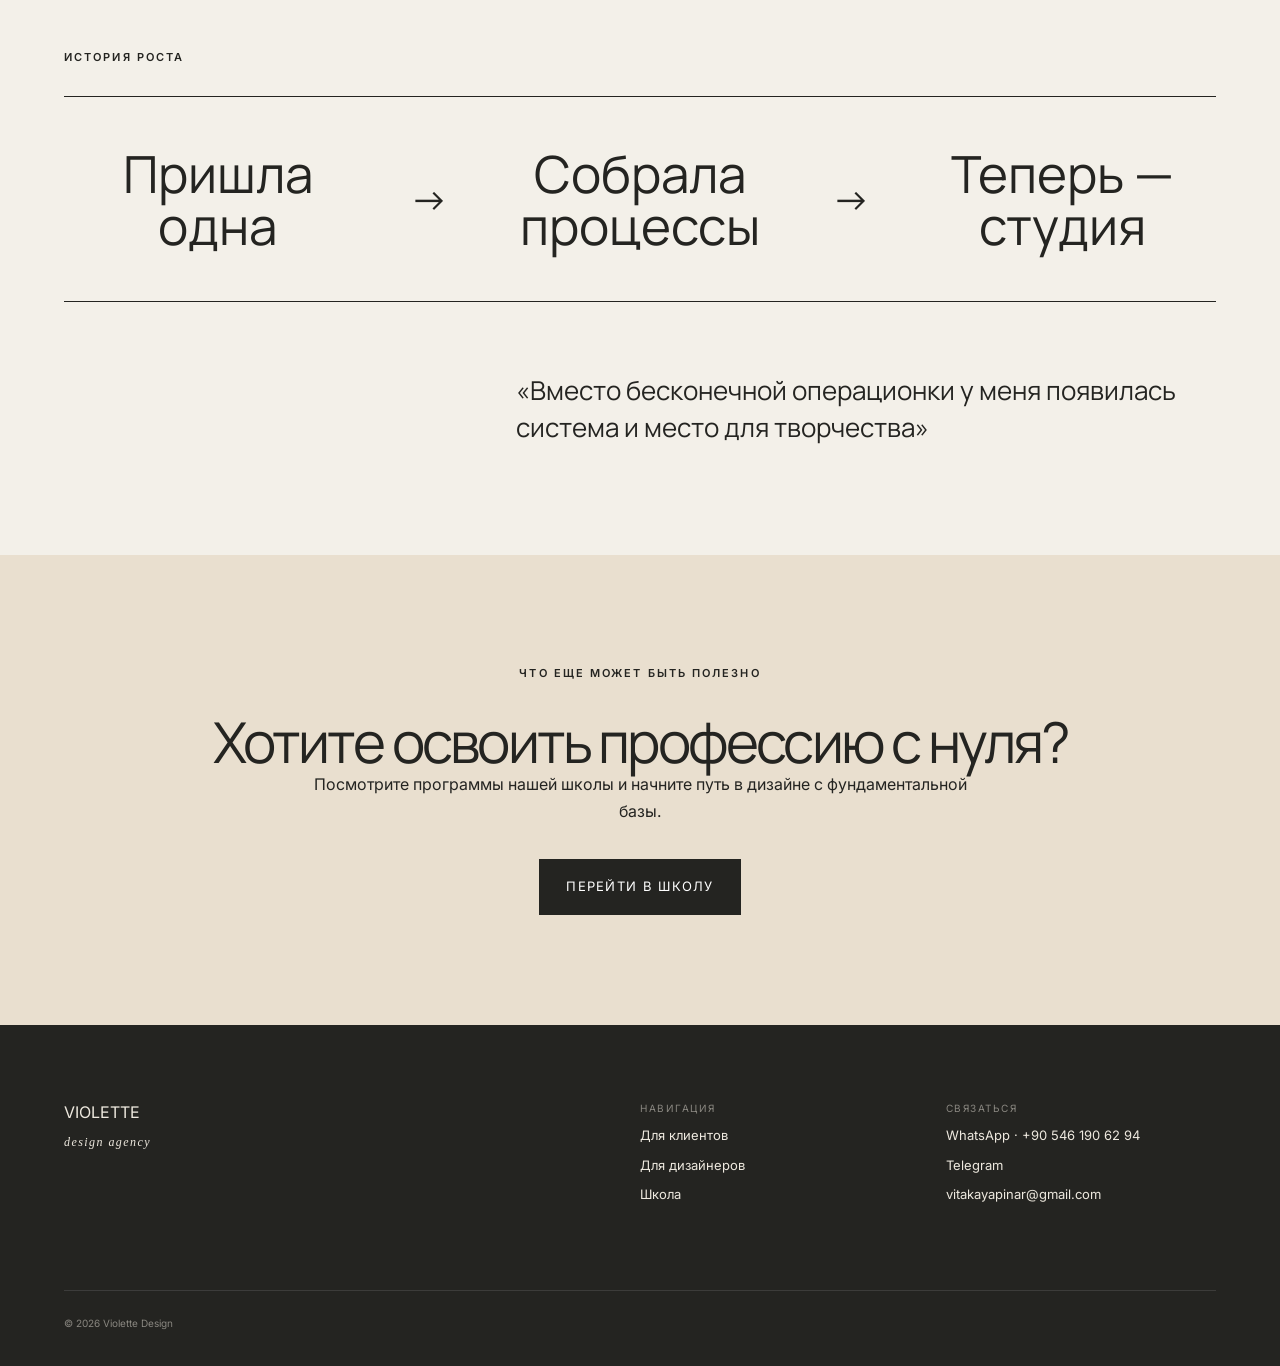
<file: designers/index.html>
<!DOCTYPE html><html lang="ru"><head><meta charSet="utf-8"/><meta name="viewport" content="width=device-width, initial-scale=1"/><link rel="stylesheet" href="/assets/site.css"><title>Violette Design — агентство Виолетты Каяпынар</title><meta name="description" content="Авторские интерьеры, поддержка дизайнеров и школа дизайна Виолетты Каяпынар."/><meta property="og:title" content="Violette Design"/><meta property="og:description" content="Интерьеры. Дизайнеры. Школа."/><meta property="og:image" content="https://www.violette-design.ru/og.png"/><meta property="og:image:width" content="1736"/><meta property="og:image:height" content="909"/><meta property="og:image:alt" content="Violette Design"/><meta name="twitter:card" content="summary_large_image"/><meta name="twitter:title" content="Violette Design"/><meta name="twitter:description" content="Интерьеры. Дизайнеры. Школа."/><meta name="twitter:image" content="https://www.violette-design.ru/og.png"/><link rel="icon" href="https://www.violette-design.ru/favicon.svg"/>
</head><body><header><a href="/" class="logo">VIOLETTE<br/><i>design agency</i></a><nav><a href="/clients">Для клиентов</a><a href="/designers">Для дизайнеров</a><a href="/school">Школа</a><a href="/contacts">Контакты</a></nav><a href="/contacts" class="nav-cta">Обсудить проект ↗</a></header><main><section class="page-intro sand"><div class="eyebrow">Для дизайнеров</div><h1>Помогаем дизайнерам строить сильные студии</h1><p class="lead">Подключаемся там, где сейчас узко: производство, команда, продажи, процессы или рост.</p></section><section class="problem wrap"><div class="section-title"><div><div class="eyebrow">Чем можем помочь</div><h2>Знакомая<br/>ситуация?</h2></div></div><div class="problem-list"><article><span>0<!-- -->1</span><div><h3>Не успеваете делать чертежи?</h3><p>Возьмем техническую часть на себя.</p></div></article><article><span>0<!-- -->2</span><div><h3>Нет визуализатора?</h3><p>Подключим проверенную команду.</p></div></article><article><span>0<!-- -->3</span><div><h3>Не знаете, где искать клиентов?</h3><p>Разберем маркетинг и позиционирование.</p></div></article><article><span>0<!-- -->4</span><div><h3>Хотите открыть студию?</h3><p>Поможем выстроить процессы.</p></div></article><article><span>0<!-- -->5</span><div><h3>Выросли и не справляетесь?</h3><p>Подготовим систему к масштабированию.</p></div></article></div></section><section class="services wrap"><div class="eyebrow">Наши услуги</div><h2>Все, что нужно<br/>для следующего этапа</h2><div class="chips"><span>Чертежи</span><span>Визуализация</span><span>Консультации</span><span>Наставничество</span><span>Запуск студии</span><span>Развитие бизнеса</span><span>Документы</span><span>Поставщики</span><span>AI для дизайнера</span></div><a href="/contacts" class="button light">Обсудить задачу</a></section><section class="podcast wrap"><div class="podcast-mark">ДИЗ-БИЗ</div><div class="podcast-copy"><div class="eyebrow">Подкаст и Telegram-канал</div><h2>15 лет своего дела — честно и по существу</h2><p>Делюсь опытом пути от фриланса к собственной дизайн-студии: о бизнесе, команде, процессах, клиентах и профессиональном росте.</p><a class="button dark" href="https://t.me/vita_kaya" target="_blank" rel="noreferrer">Читать и слушать @vita_kaya ↗</a></div></section><section class="story wrap"><div class="eyebrow">История роста</div><div class="story-line"><p>Пришла одна</p><span>→</span><p>Собрала процессы</p><span>→</span><p>Теперь — студия</p></div><blockquote>«Вместо бесконечной операционки у меня появилась система и место для творчества»</blockquote></section><section class="ecosystem wrap"><div class="eyebrow">Что еще может быть полезно</div><h2>Хотите освоить профессию с нуля?</h2><p>Посмотрите программы нашей школы и начните путь в дизайне с фундаментальной базы.</p><a href="/school" class="button dark">Перейти в школу</a></section></main><footer><div class="footer-brand">VIOLETTE <i>design agency</i></div><div><p>Навигация</p><a href="/clients">Для клиентов</a><a href="/designers">Для дизайнеров</a><a href="/school">Школа</a></div><div><p>Связаться</p><a href="https://wa.me/905461906294">WhatsApp · +90 546 190 62 94</a><a href="https://t.me/violetta_kayapinar">Telegram</a><a href="mailto:vitakayapinar@gmail.com">vitakayapinar@gmail.com</a></div><span>© 2026 Violette Design</span></footer></body></html>
</file>
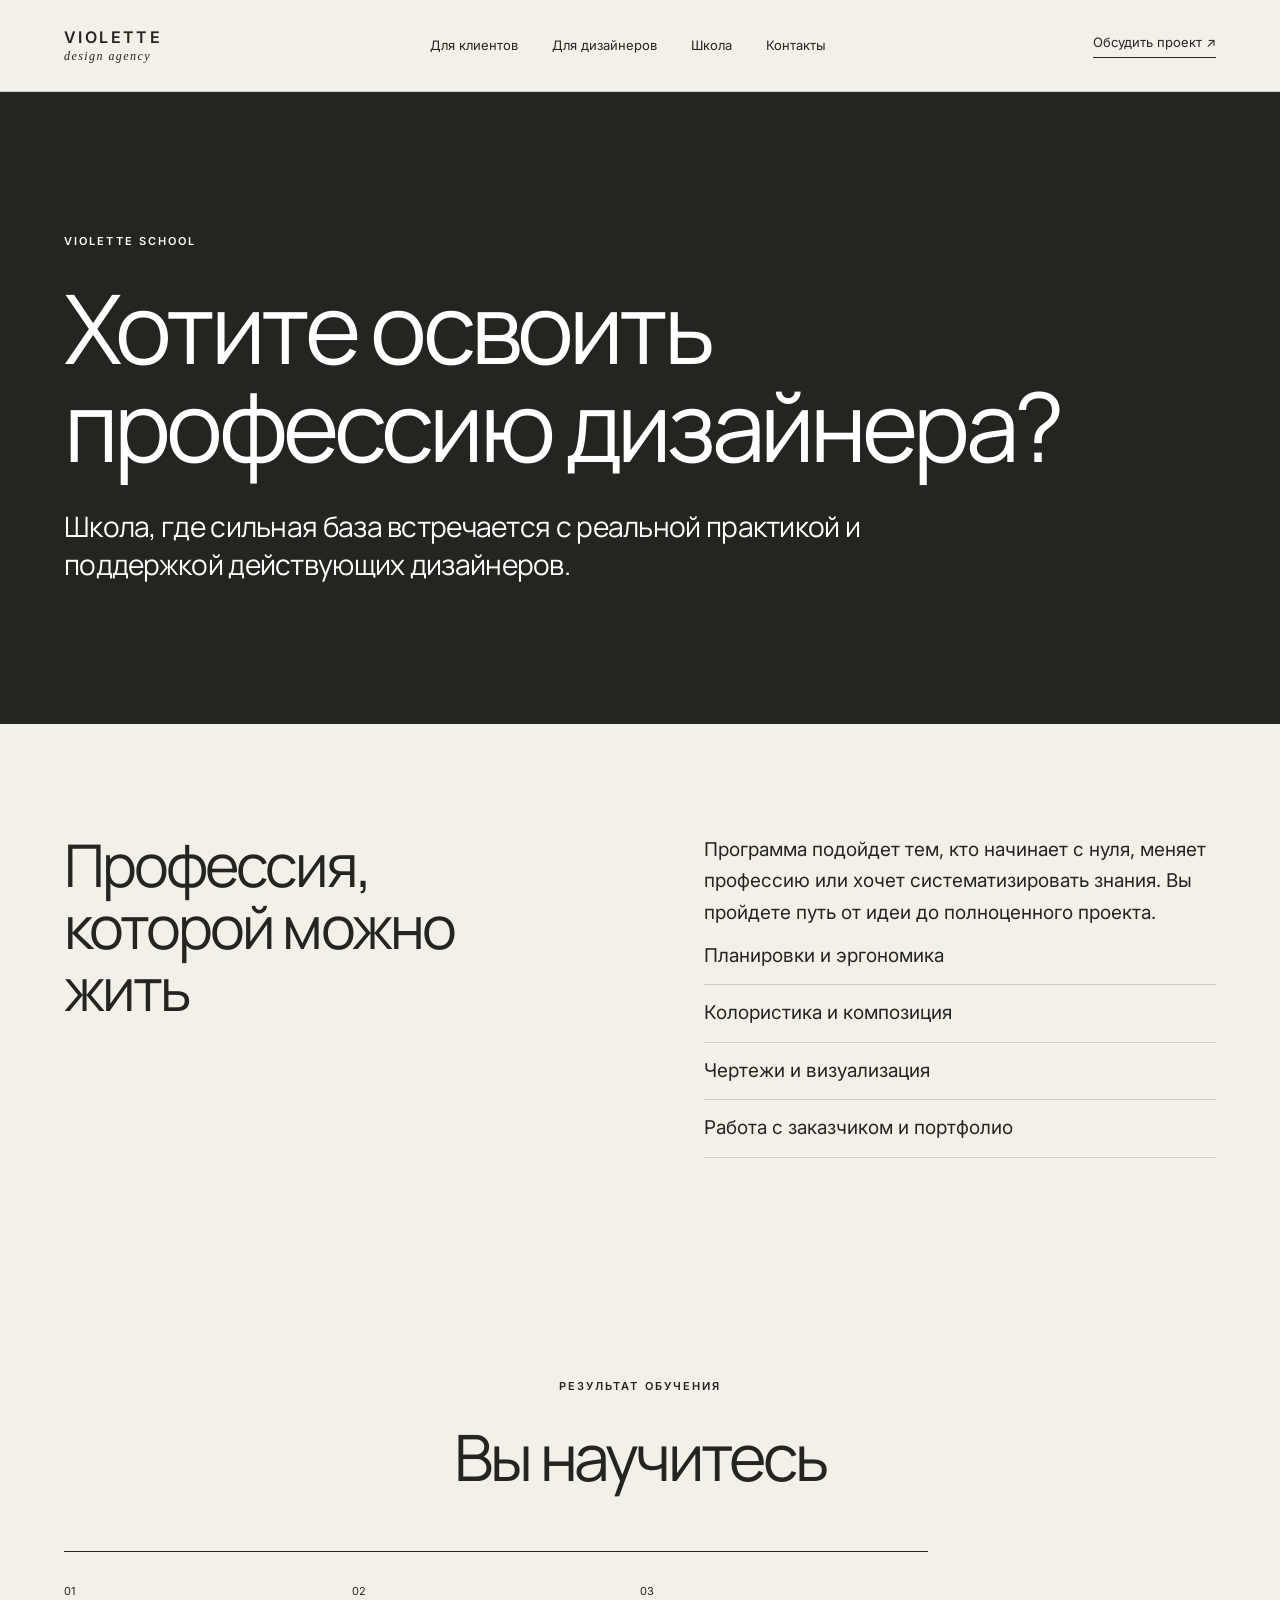
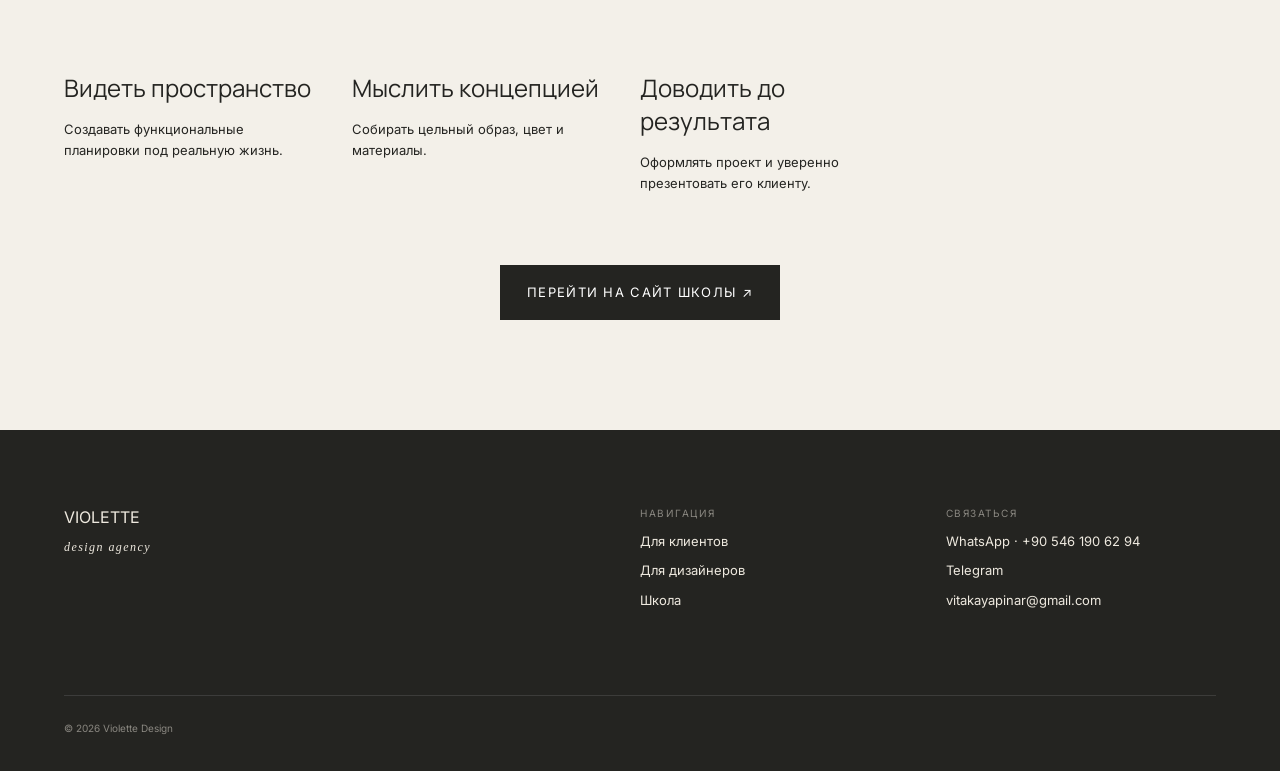
<file: school/index.html>
<!DOCTYPE html><html lang="ru"><head><meta charSet="utf-8"/><meta name="viewport" content="width=device-width, initial-scale=1"/><link rel="stylesheet" href="/assets/site.css"><title>Violette Design — агентство Виолетты Каяпынар</title><meta name="description" content="Авторские интерьеры, поддержка дизайнеров и школа дизайна Виолетты Каяпынар."/><meta property="og:title" content="Violette Design"/><meta property="og:description" content="Интерьеры. Дизайнеры. Школа."/><meta property="og:image" content="https://www.violette-design.ru/og.png"/><meta property="og:image:width" content="1736"/><meta property="og:image:height" content="909"/><meta property="og:image:alt" content="Violette Design"/><meta name="twitter:card" content="summary_large_image"/><meta name="twitter:title" content="Violette Design"/><meta name="twitter:description" content="Интерьеры. Дизайнеры. Школа."/><meta name="twitter:image" content="https://www.violette-design.ru/og.png"/><link rel="icon" href="https://www.violette-design.ru/favicon.svg"/>
</head><body><header><a href="/" class="logo">VIOLETTE<br/><i>design agency</i></a><nav><a href="/clients">Для клиентов</a><a href="/designers">Для дизайнеров</a><a href="/school">Школа</a><a href="/contacts">Контакты</a></nav><a href="/contacts" class="nav-cta">Обсудить проект ↗</a></header><main><section class="page-intro ink"><div class="eyebrow">Violette School</div><h1>Хотите освоить профессию дизайнера?</h1><p class="lead">Школа, где сильная база встречается с реальной практикой и поддержкой действующих дизайнеров.</p></section><section class="split wrap"><h2>Профессия,<br/>которой можно жить</h2><div><p>Программа подойдет тем, кто начинает с нуля, меняет профессию или хочет систематизировать знания. Вы пройдете путь от идеи до полноценного проекта.</p><ul><li>Планировки и эргономика</li><li>Колористика и композиция</li><li>Чертежи и визуализация</li><li>Работа с заказчиком и портфолио</li></ul></div></section><section class="learn wrap"><div class="eyebrow">Результат обучения</div><h2>Вы научитесь</h2><div class="step-grid"><article><span>01</span><h3>Видеть пространство</h3><p>Создавать функциональные планировки под реальную жизнь.</p></article><article><span>02</span><h3>Мыслить концепцией</h3><p>Собирать цельный образ, цвет и материалы.</p></article><article><span>03</span><h3>Доводить до результата</h3><p>Оформлять проект и уверенно презентовать его клиенту.</p></article></div><a class="button dark" href="https://violette-school.ru">Перейти на сайт школы ↗</a></section></main><footer><div class="footer-brand">VIOLETTE <i>design agency</i></div><div><p>Навигация</p><a href="/clients">Для клиентов</a><a href="/designers">Для дизайнеров</a><a href="/school">Школа</a></div><div><p>Связаться</p><a href="https://wa.me/905461906294">WhatsApp · +90 546 190 62 94</a><a href="https://t.me/violetta_kayapinar">Telegram</a><a href="mailto:vitakayapinar@gmail.com">vitakayapinar@gmail.com</a></div><span>© 2026 Violette Design</span></footer></body></html>
</file>
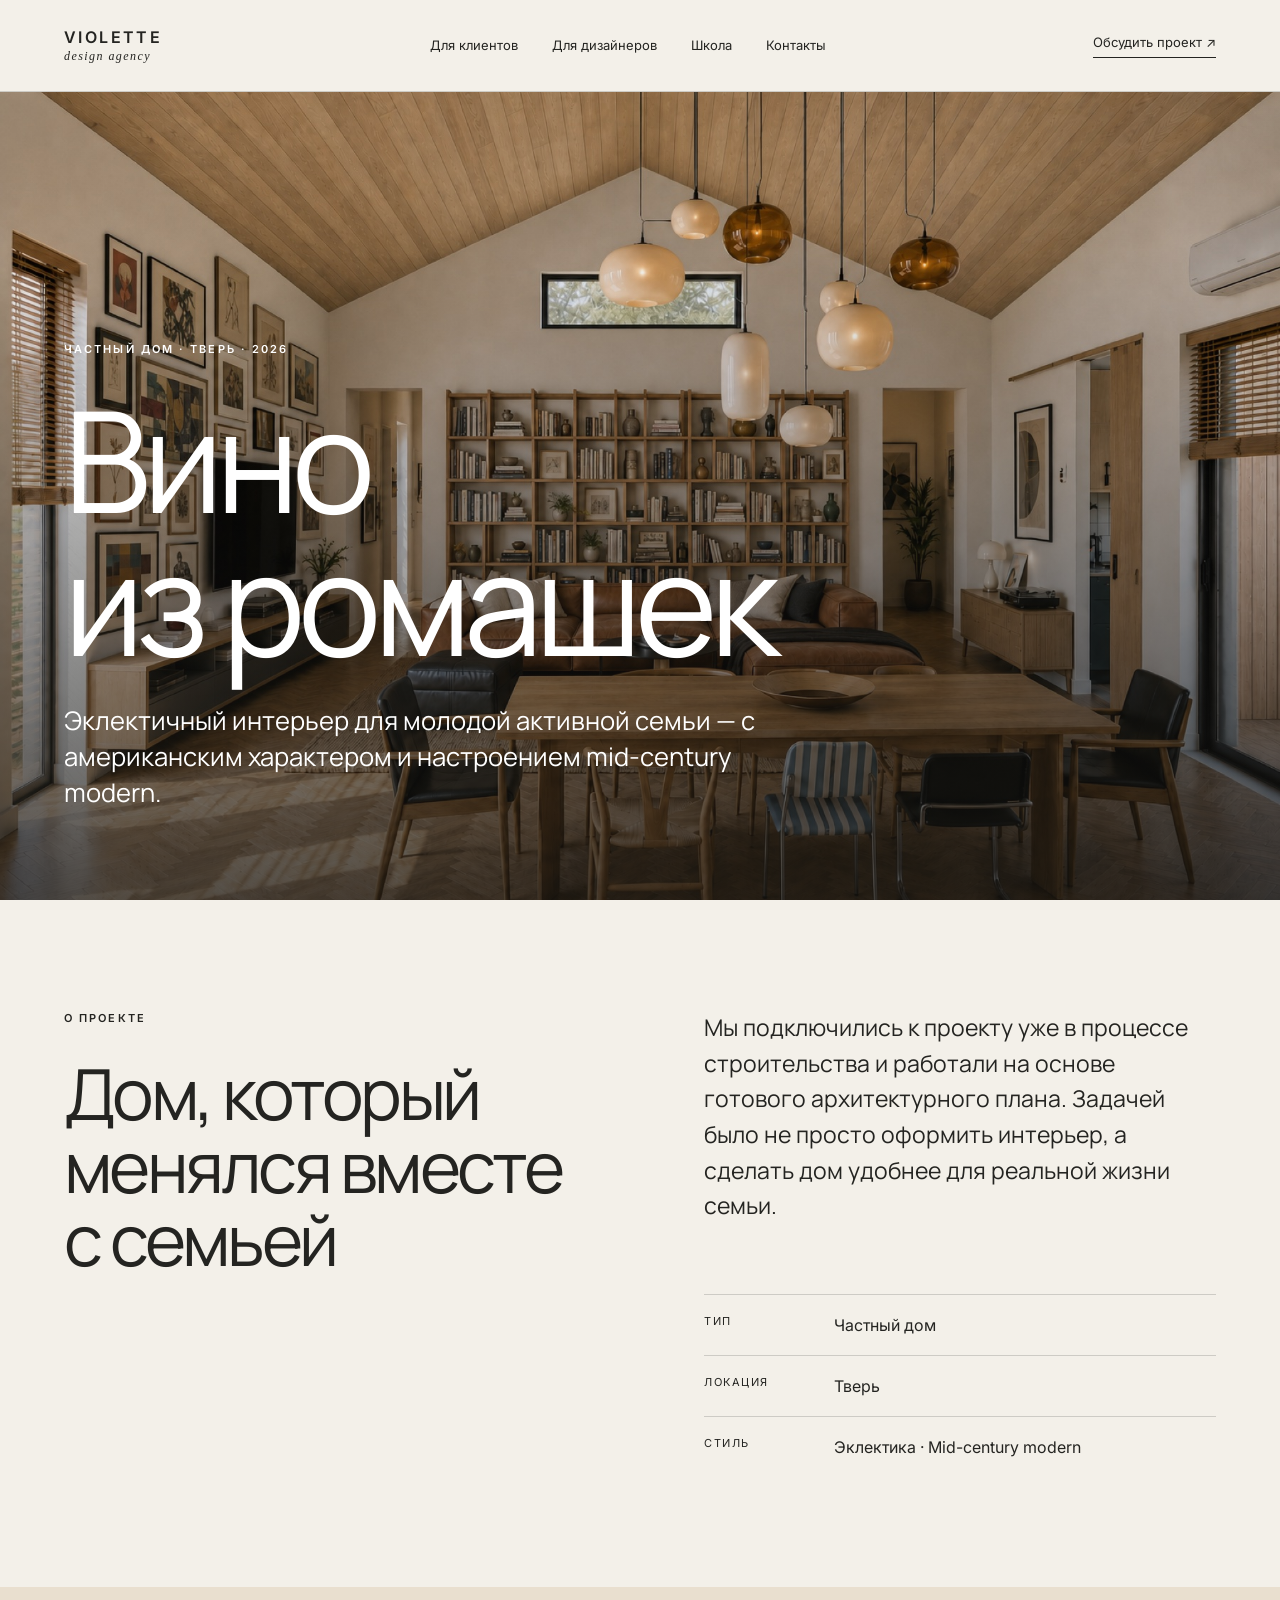
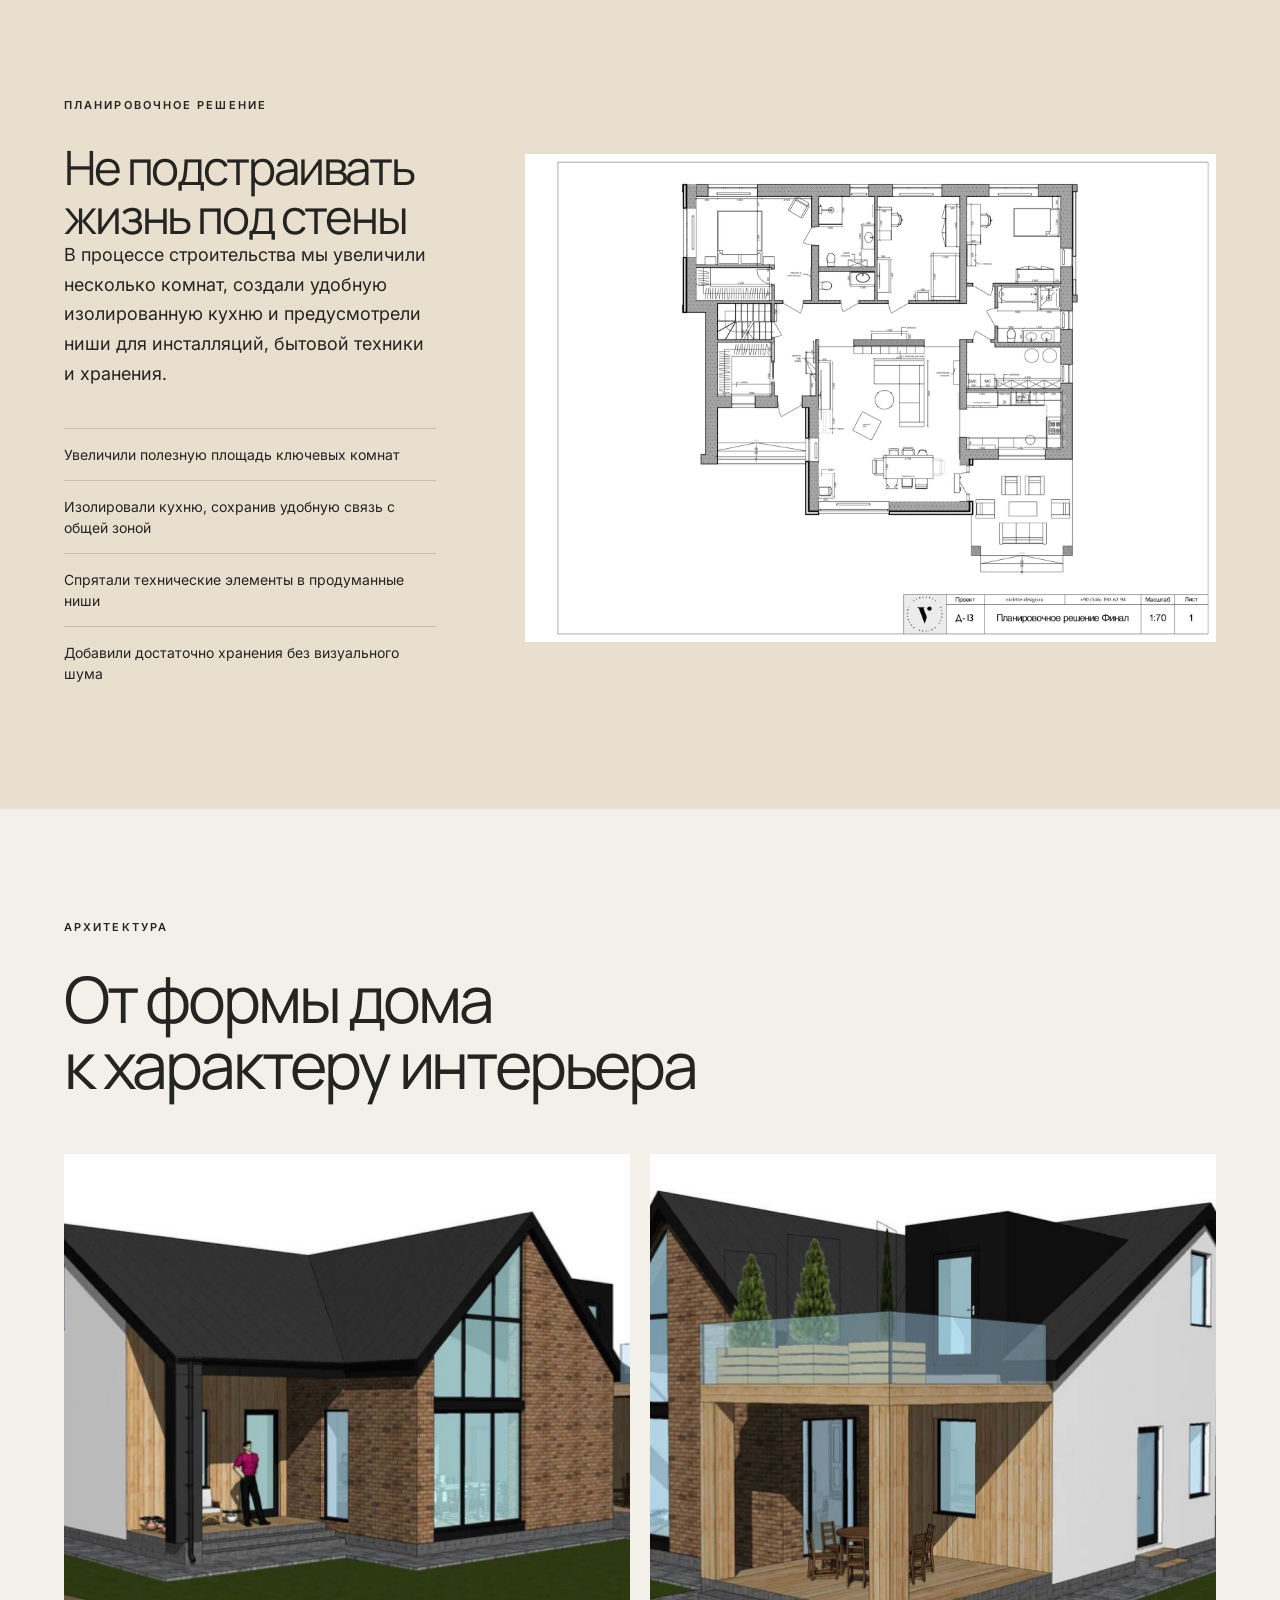
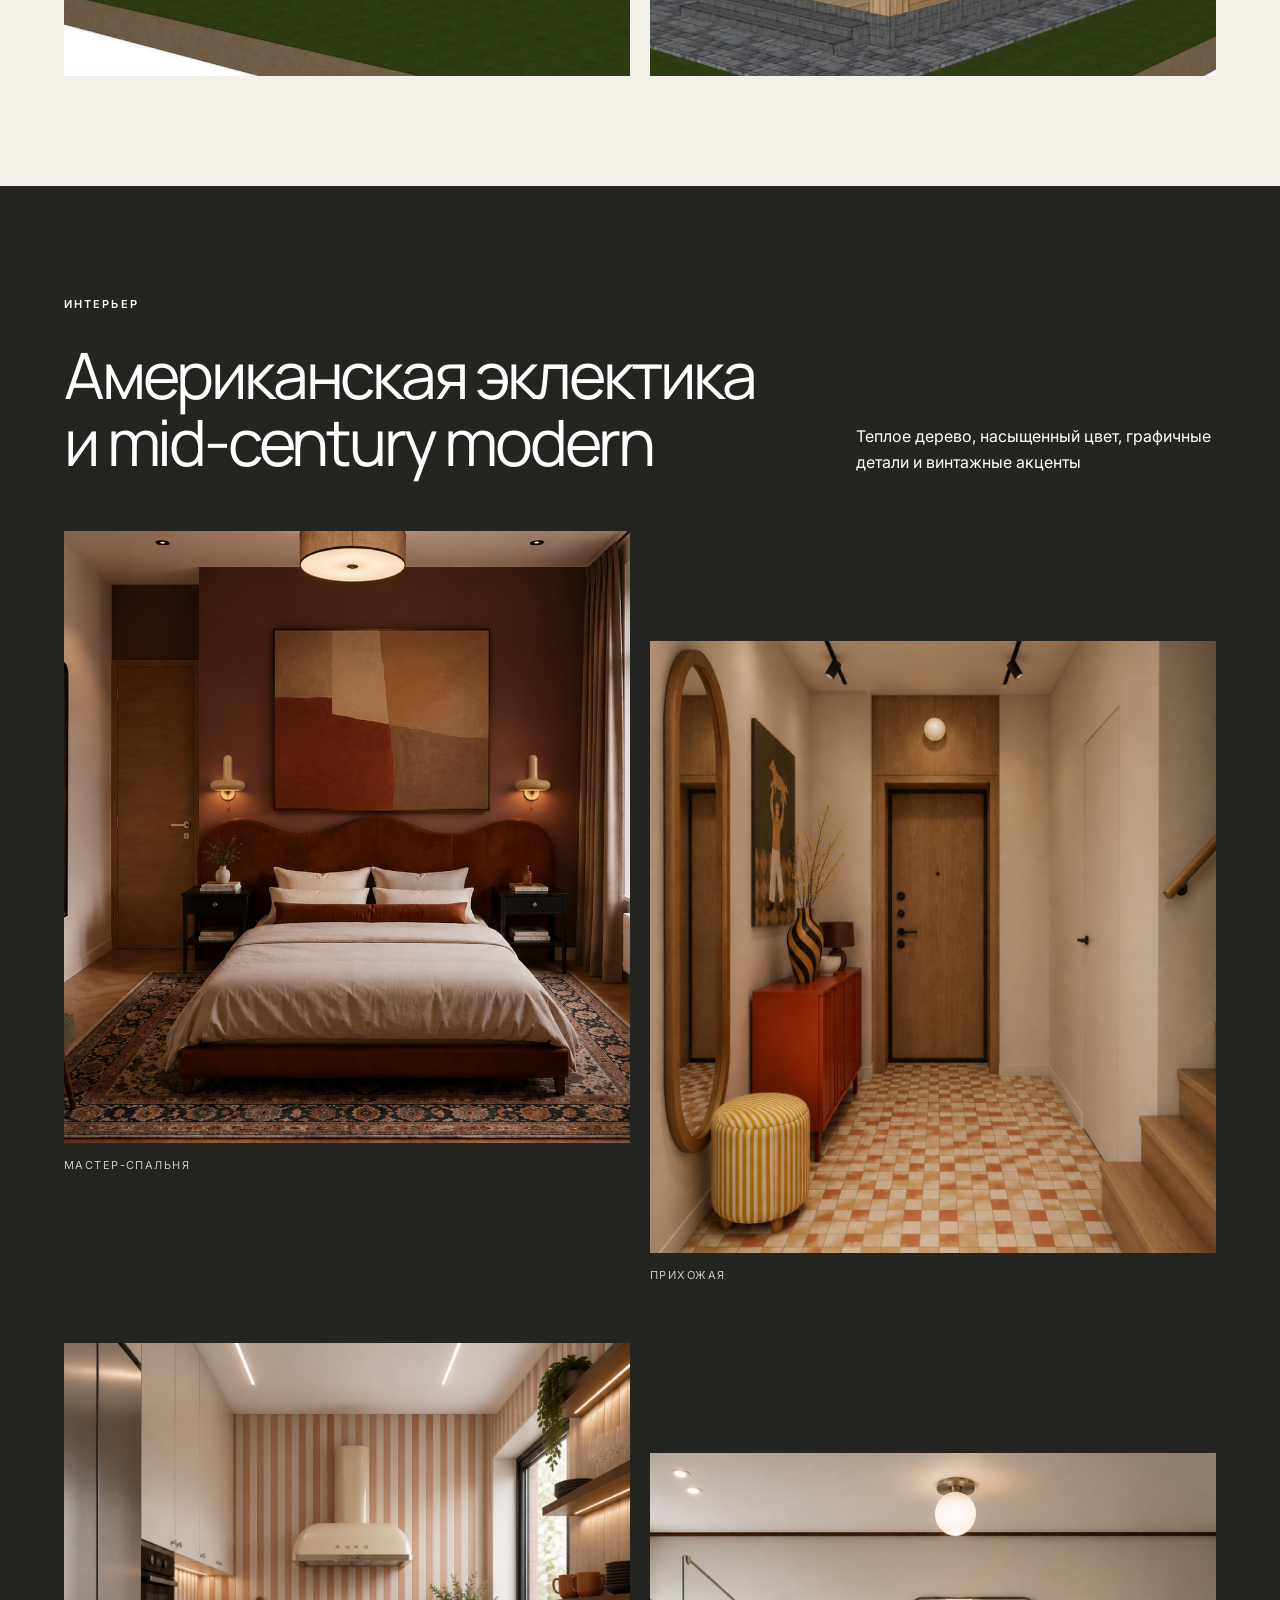
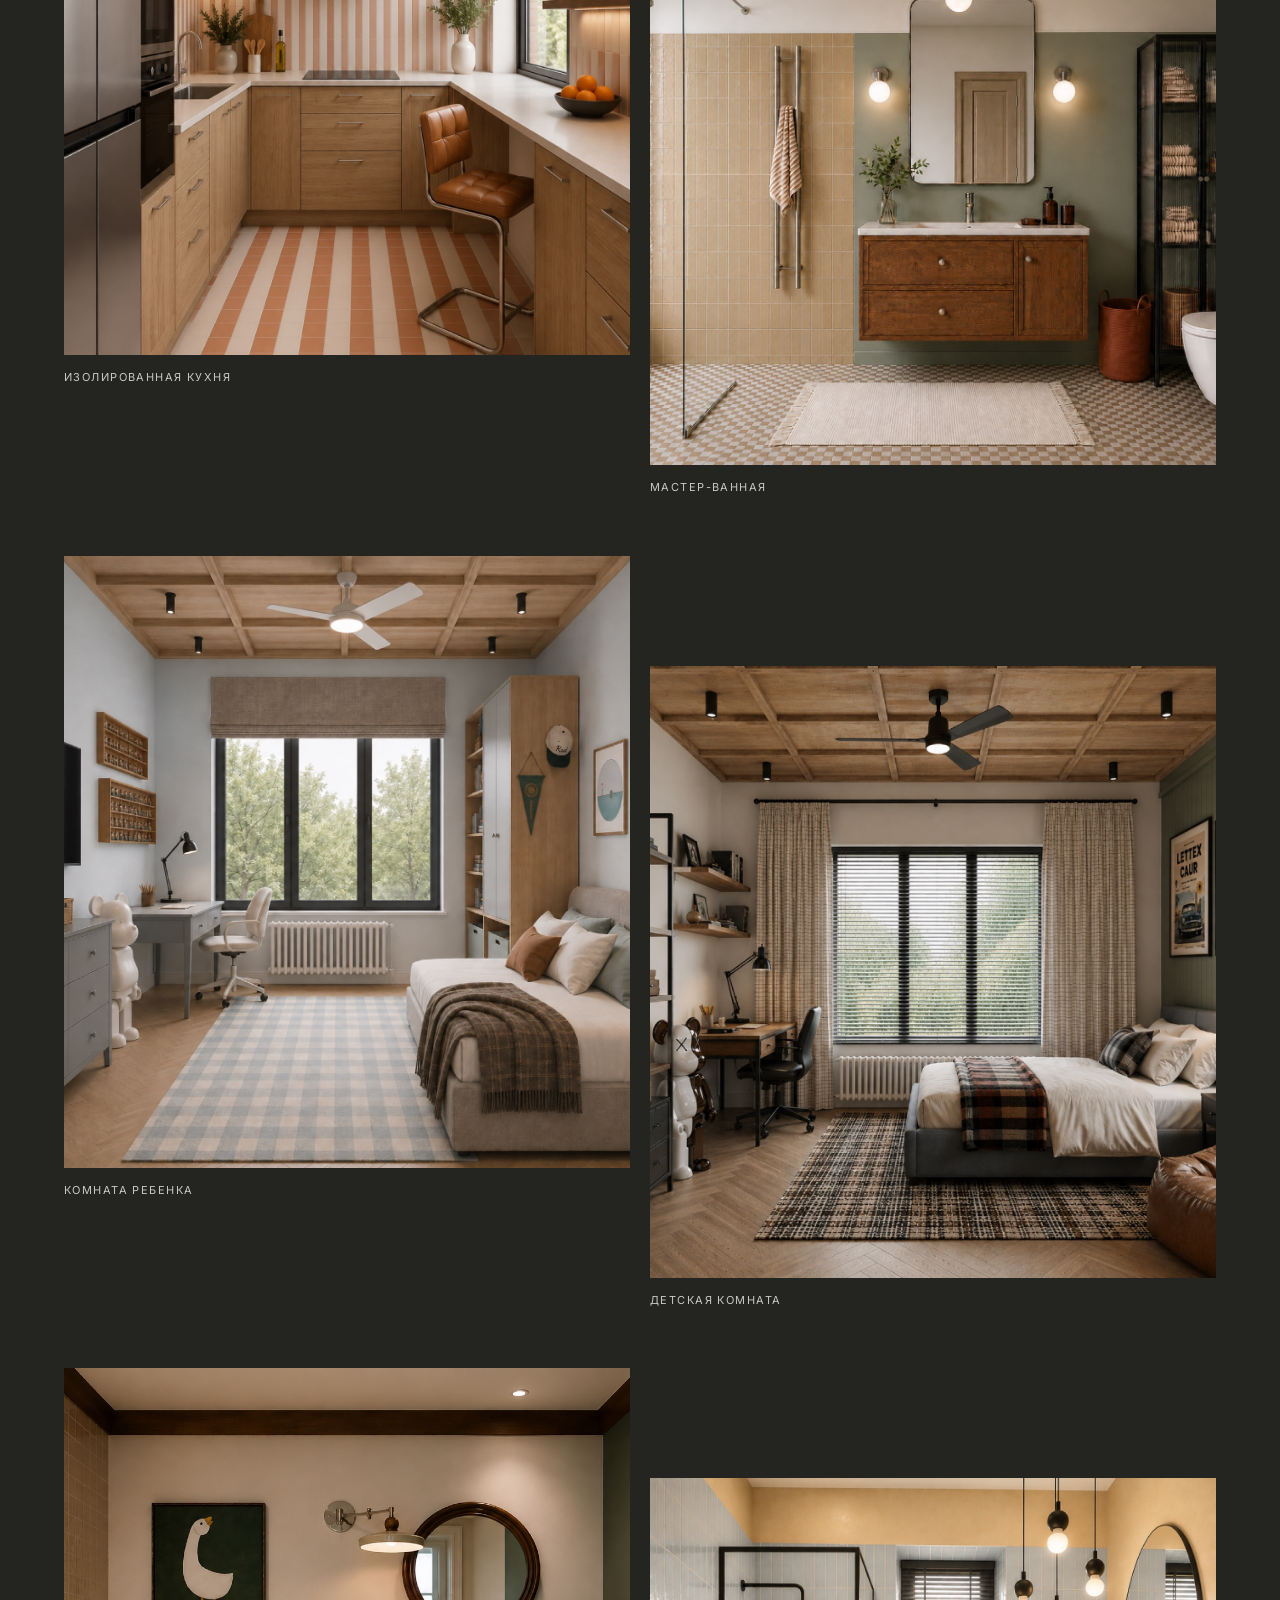
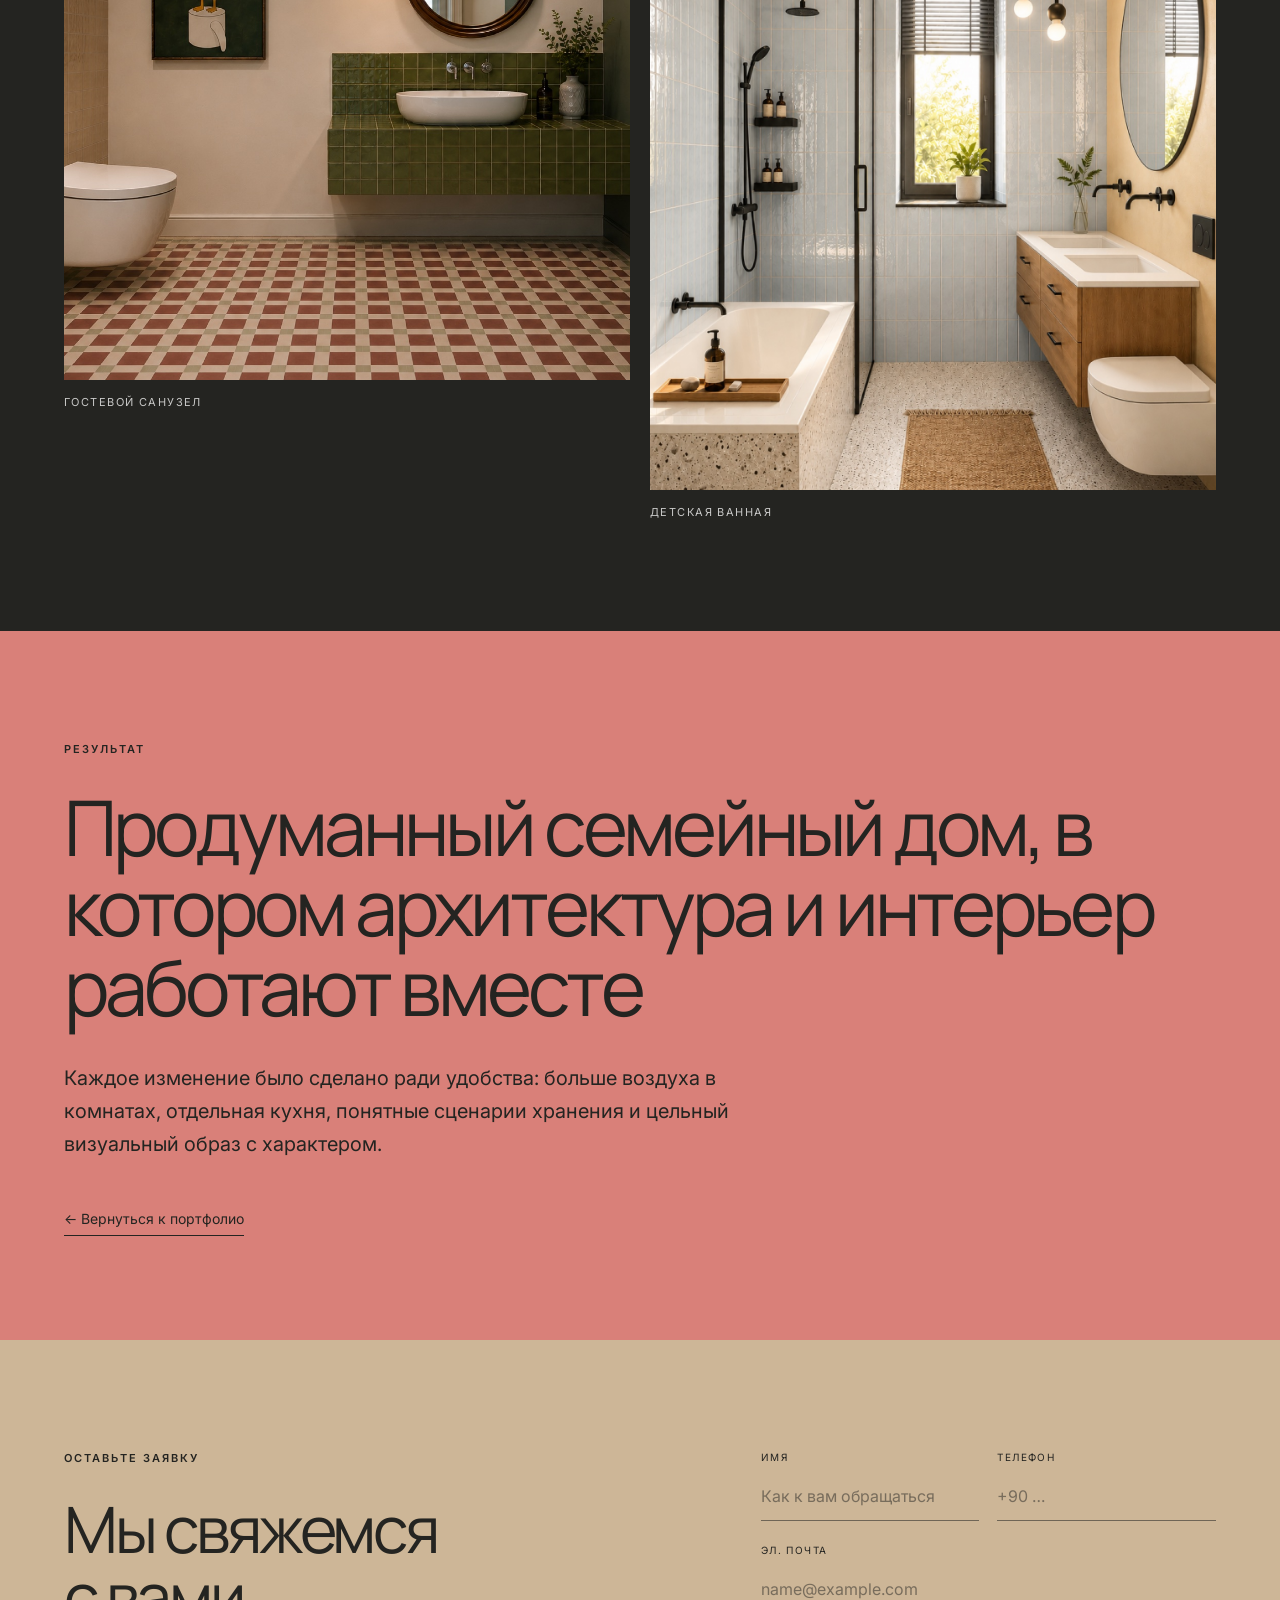
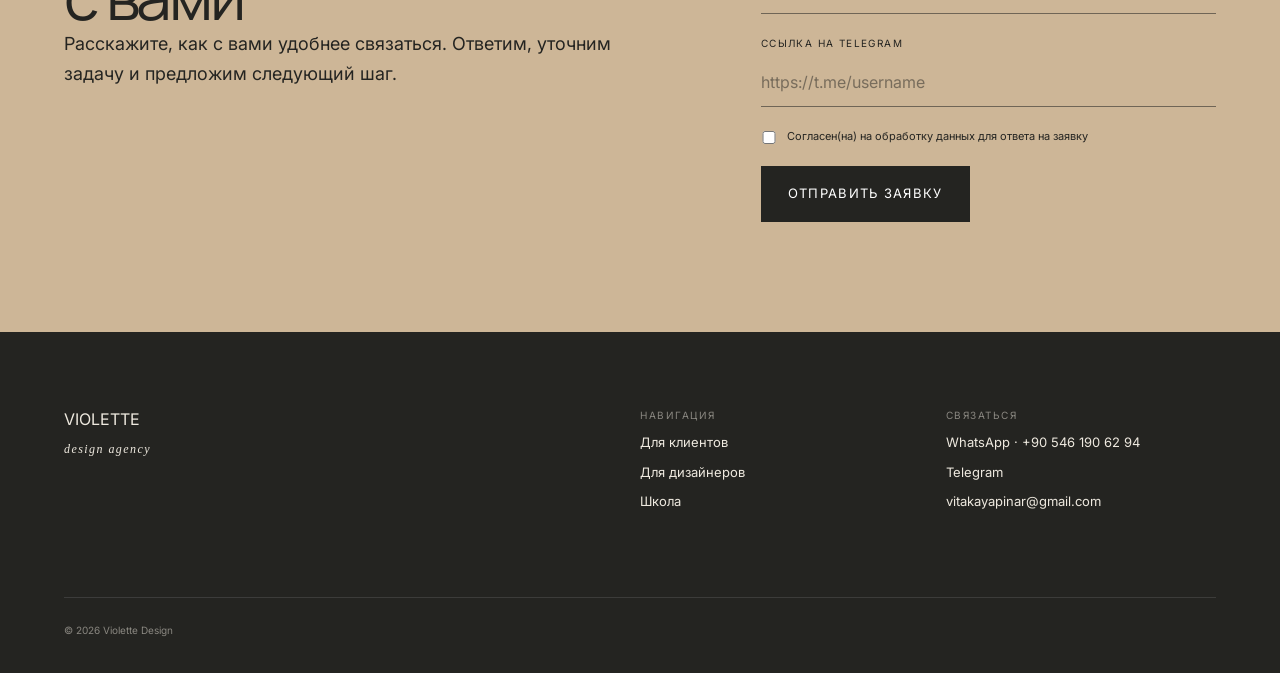
<file: clients/wine-from-daisies/index.html>
<!DOCTYPE html><html lang="ru"><head><meta charSet="utf-8"/><meta name="viewport" content="width=device-width, initial-scale=1"/><link rel="stylesheet" href="/assets/site.css"><title>Violette Design — агентство Виолетты Каяпынар</title><meta name="description" content="Авторские интерьеры, поддержка дизайнеров и школа дизайна Виолетты Каяпынар."/><meta property="og:title" content="Violette Design"/><meta property="og:description" content="Интерьеры. Дизайнеры. Школа."/><meta property="og:image" content="https://www.violette-design.ru/og.png"/><meta property="og:image:width" content="1736"/><meta property="og:image:height" content="909"/><meta property="og:image:alt" content="Violette Design"/><meta name="twitter:card" content="summary_large_image"/><meta name="twitter:title" content="Violette Design"/><meta name="twitter:description" content="Интерьеры. Дизайнеры. Школа."/><meta name="twitter:image" content="https://www.violette-design.ru/og.png"/><link rel="icon" href="https://www.violette-design.ru/favicon.svg"/>
</head><body><header><a href="/" class="logo">VIOLETTE<br/><i>design agency</i></a><nav><a href="/clients">Для клиентов</a><a href="/designers">Для дизайнеров</a><a href="/school">Школа</a><a href="/contacts">Контакты</a></nav><a href="/contacts" class="nav-cta">Обсудить проект ↗</a></header><main class="case-page"><section class="case-hero"><img src="/tver-house/living.jpg" alt="Гостиная проекта «Вино из ромашек»" loading="eager" fetchPriority="high" decoding="async" sizes="100vw" data-nimg="fill" style="position:absolute;inset:0;width:100%;height:100%;object-fit:cover"/><div class="case-hero-shade"></div><div class="case-hero-copy"><div class="eyebrow">Частный дом · Тверь · 2026</div><h1>Вино<br/>из ромашек</h1><p>Эклектичный интерьер для молодой активной семьи — с американским характером и настроением mid-century modern.</p></div></section><section class="case-intro wrap"><div><div class="eyebrow">О проекте</div><h2>Дом, который менялся вместе с семьей</h2></div><div class="case-lead"><p>Мы подключились к проекту уже в процессе строительства и работали на основе готового архитектурного плана. Задачей было не просто оформить интерьер, а сделать дом удобнее для реальной жизни семьи.</p><dl><div><dt>Тип</dt><dd>Частный дом</dd></div><div><dt>Локация</dt><dd>Тверь</dd></div><div><dt>Стиль</dt><dd>Эклектика · Mid-century modern</dd></div></dl></div></section><section class="case-plan wrap"><div class="case-plan-copy"><div class="eyebrow">Планировочное решение</div><h2>Не подстраивать жизнь под стены</h2><p>В процессе строительства мы увеличили несколько комнат, создали удобную изолированную кухню и предусмотрели ниши для инсталляций, бытовой техники и хранения.</p><ul><li>Увеличили полезную площадь ключевых комнат</li><li>Изолировали кухню, сохранив удобную связь с общей зоной</li><li>Спрятали технические элементы в продуманные ниши</li><li>Добавили достаточно хранения без визуального шума</li></ul></div><img src="/tver-house/plan.jpg" alt="Финальное планировочное решение частного дома" width="1800" height="1250" loading="lazy" decoding="async" data-nimg="1"/></section><section class="case-exterior wrap"><div class="section-title"><div><div class="eyebrow">Архитектура</div><h2>От формы дома<br/>к характеру интерьера</h2></div></div><div class="case-pair"><img src="/tver-house/exterior-1.jpg" alt="Архитектура дома — главный фасад" width="1400" height="900" loading="lazy" decoding="async" data-nimg="1"/><img src="/tver-house/exterior-2.jpg" alt="Архитектура дома — терраса" width="1400" height="900" loading="lazy" decoding="async" data-nimg="1"/></div></section><section class="case-gallery wrap"><div class="section-title"><div><div class="eyebrow">Интерьер</div><h2>Американская эклектика<br/>и mid-century modern</h2></div><p>Теплое дерево, насыщенный цвет, графичные детали и винтажные акценты</p></div><div class="case-gallery-grid"><figure class="wide"><img src="/tver-house/master-bedroom.jpg" alt="Мастер-спальня" width="1500" height="1100" loading="lazy" decoding="async" data-nimg="1"/><figcaption>Мастер-спальня</figcaption></figure><figure class="tall"><img src="/tver-house/hallway.jpg" alt="Прихожая" width="1500" height="1100" loading="lazy" decoding="async" data-nimg="1"/><figcaption>Прихожая</figcaption></figure><figure class="tall"><img src="/tver-house/kitchen.jpg" alt="Изолированная кухня" width="1500" height="1100" loading="lazy" decoding="async" data-nimg="1"/><figcaption>Изолированная кухня</figcaption></figure><figure class="wide"><img src="/tver-house/master-bath.jpg" alt="Мастер-ванная" width="1500" height="1100" loading="lazy" decoding="async" data-nimg="1"/><figcaption>Мастер-ванная</figcaption></figure><figure class="wide"><img src="/tver-house/kids-blue.jpg" alt="Комната ребенка" width="1500" height="1100" loading="lazy" decoding="async" data-nimg="1"/><figcaption>Комната ребенка</figcaption></figure><figure class="wide"><img src="/tver-house/kids-posters.jpg" alt="Детская комната" width="1500" height="1100" loading="lazy" decoding="async" data-nimg="1"/><figcaption>Детская комната</figcaption></figure><figure class="wide"><img src="/tver-house/guest-bath.jpg" alt="Гостевой санузел" width="1500" height="1100" loading="lazy" decoding="async" data-nimg="1"/><figcaption>Гостевой санузел</figcaption></figure><figure class="tall"><img src="/tver-house/kids-bath.jpg" alt="Детская ванная" width="1500" height="1100" loading="lazy" decoding="async" data-nimg="1"/><figcaption>Детская ванная</figcaption></figure></div></section><section class="case-outro wrap"><div class="eyebrow">Результат</div><h2>Продуманный семейный дом, в котором архитектура и интерьер работают вместе</h2><p>Каждое изменение было сделано ради удобства: больше воздуха в комнатах, отдельная кухня, понятные сценарии хранения и цельный визуальный образ с характером.</p><a href="/clients#projects" class="text-link">← Вернуться к портфолио</a></section><section class="lead-form wrap" id="application"><div><div class="eyebrow">Оставьте заявку</div><h2>Мы свяжемся<br/>с вами</h2><p>Расскажите, как с вами удобнее связаться. Ответим, уточним задачу и предложим следующий шаг.</p></div><form action="https://formsubmit.co/vitakayapinar@gmail.com" method="POST"><input type="hidden" name="_subject" value="Новая заявка с сайта Violette Design"/><input type="hidden" name="_template" value="table"/><input type="hidden" name="_captcha" value="false"/><input class="form-honey" type="text" tabindex="-1" autoComplete="off" name="_honey"/><label><span>Имя</span><input type="text" placeholder="Как к вам обращаться" required="" name="Имя"/></label><label><span>Телефон</span><input type="tel" placeholder="+90 …" required="" name="Телефон"/></label><label><span>Эл. почта</span><input type="email" placeholder="name@example.com" required="" name="Email"/></label><label><span>Ссылка на Telegram</span><input type="url" placeholder="https://t.me/username" name="Telegram"/></label><label class="form-consent"><input type="checkbox" required=""/><span>Согласен(на) на обработку данных для ответа на заявку</span></label><button class="button dark" type="submit">Отправить заявку</button></form></section></main><footer><div class="footer-brand">VIOLETTE <i>design agency</i></div><div><p>Навигация</p><a href="/clients">Для клиентов</a><a href="/designers">Для дизайнеров</a><a href="/school">Школа</a></div><div><p>Связаться</p><a href="https://wa.me/905461906294">WhatsApp · +90 546 190 62 94</a><a href="https://t.me/violetta_kayapinar">Telegram</a><a href="mailto:vitakayapinar@gmail.com">vitakayapinar@gmail.com</a></div><span>© 2026 Violette Design</span></footer></body></html>
</file>
<file: assets/site.css>
@import "https://fonts.googleapis.com/css2?family=Inter:wght@400;500;600&family=Manrope:wght@400;500;600&display=swap";@layer properties{@supports (((-webkit-hyphens:none)) and (not (margin-trim:inline))) or ((-moz-orient:inline) and (not (color:rgb(from red r g b)))){*,:before,:after,::backdrop{--tw-outline-style:solid}}}@layer theme{:root,:host{--font-sans:ui-sans-serif, system-ui, sans-serif, "Apple Color Emoji", "Segoe UI Emoji", "Segoe UI Symbol", "Noto Color Emoji";--font-mono:ui-monospace, SFMono-Regular, Menlo, Monaco, Consolas, "Liberation Mono", "Courier New", monospace;--spacing:.25rem;--default-font-family:var(--font-sans);--default-mono-font-family:var(--font-mono)}}@layer base{*,:after,:before,::backdrop{box-sizing:border-box;border:0 solid;margin:0;padding:0}::file-selector-button{box-sizing:border-box;border:0 solid;margin:0;padding:0}html,:host{-webkit-text-size-adjust:100%;tab-size:4;line-height:1.5;font-family:var(--default-font-family,ui-sans-serif, system-ui, sans-serif, "Apple Color Emoji", "Segoe UI Emoji", "Segoe UI Symbol", "Noto Color Emoji");font-feature-settings:var(--default-font-feature-settings,normal);font-variation-settings:var(--default-font-variation-settings,normal);-webkit-tap-highlight-color:transparent}hr{height:0;color:inherit;border-top-width:1px}abbr:where([title]){-webkit-text-decoration:underline dotted;text-decoration:underline dotted}h1,h2,h3,h4,h5,h6{font-size:inherit;font-weight:inherit}a{color:inherit;-webkit-text-decoration:inherit;-webkit-text-decoration:inherit;-webkit-text-decoration:inherit;-webkit-text-decoration:inherit;text-decoration:inherit}b,strong{font-weight:bolder}code,kbd,samp,pre{font-family:var(--default-mono-font-family,ui-monospace, SFMono-Regular, Menlo, Monaco, Consolas, "Liberation Mono", "Courier New", monospace);font-feature-settings:var(--default-mono-font-feature-settings,normal);font-variation-settings:var(--default-mono-font-variation-settings,normal);font-size:1em}small{font-size:80%}sub,sup{vertical-align:baseline;font-size:75%;line-height:0;position:relative}sub{bottom:-.25em}sup{top:-.5em}table{text-indent:0;border-color:inherit;border-collapse:collapse}:-moz-focusring{outline:auto}progress{vertical-align:baseline}summary{display:list-item}ol,ul,menu{list-style:none}img,svg,video,canvas,audio,iframe,embed,object{vertical-align:middle;display:block}img,video{max-width:100%;height:auto}button,input,select,optgroup,textarea{font:inherit;font-feature-settings:inherit;font-variation-settings:inherit;letter-spacing:inherit;color:inherit;opacity:1;background-color:#0000;border-radius:0}::file-selector-button{font:inherit;font-feature-settings:inherit;font-variation-settings:inherit;letter-spacing:inherit;color:inherit;opacity:1;background-color:#0000;border-radius:0}:where(select:is([multiple],[size])) optgroup{font-weight:bolder}:where(select:is([multiple],[size])) optgroup option{padding-inline-start:20px}::file-selector-button{margin-inline-end:4px}::placeholder{opacity:1}@supports (not ((-webkit-appearance:-apple-pay-button))) or (contain-intrinsic-size:1px){::placeholder{color:currentColor}@supports (color:color-mix(in lab, red, red)){::placeholder{color:color-mix(in oklab, currentcolor 50%, transparent)}}}textarea{resize:vertical}::-webkit-search-decoration{-webkit-appearance:none}::-webkit-date-and-time-value{min-height:1lh;text-align:inherit}::-webkit-datetime-edit{display:inline-flex}::-webkit-datetime-edit-fields-wrapper{padding:0}::-webkit-datetime-edit{padding-block:0}::-webkit-datetime-edit-year-field{padding-block:0}::-webkit-datetime-edit-month-field{padding-block:0}::-webkit-datetime-edit-day-field{padding-block:0}::-webkit-datetime-edit-hour-field{padding-block:0}::-webkit-datetime-edit-minute-field{padding-block:0}::-webkit-datetime-edit-second-field{padding-block:0}::-webkit-datetime-edit-millisecond-field{padding-block:0}::-webkit-datetime-edit-meridiem-field{padding-block:0}::-webkit-calendar-picker-indicator{line-height:1}:-moz-ui-invalid{box-shadow:none}button,input:where([type=button],[type=reset],[type=submit]){appearance:button}::file-selector-button{appearance:button}::-webkit-inner-spin-button{height:auto}::-webkit-outer-spin-button{height:auto}[hidden]:where(:not([hidden=until-found])){display:none!important}}@layer components;@layer utilities{.visible{visibility:visible}.relative{position:relative}.start{inset-inline-start:var(--spacing)}.hidden{display:none}.table{display:table}.antialiased{-webkit-font-smoothing:antialiased;-moz-osx-font-smoothing:grayscale}.outline{outline-style:var(--tw-outline-style);outline-width:1px}}:root{--ink:#242421;--paper:#f3f0e9;--rose:#d98079;--sand:#cdb697;--cream:#e9dfcf;--line:#2424212e}*{box-sizing:border-box}html{scroll-behavior:smooth}body{background:var(--paper);color:var(--ink);margin:0;font-family:Inter,Arial,sans-serif}a{color:inherit;text-decoration:none}.wrap{padding:110px 5vw}.eyebrow{text-transform:uppercase;letter-spacing:.19em;margin-bottom:30px;font-size:11px;font-weight:600}h1,h2,h3,p{margin-top:0}h1,h2{letter-spacing:-.05em;font-family:Manrope,sans-serif;font-weight:400;line-height:.94}h1{max-width:1100px;font-size:clamp(64px,10vw,154px)}h2{font-size:clamp(46px,6vw,92px)}p{line-height:1.65}.lead{letter-spacing:-.025em;max-width:750px;font-family:Manrope,sans-serif;font-size:clamp(20px,2.2vw,32px);line-height:1.35}header{border-bottom:1px solid var(--line);z-index:10;justify-content:space-between;align-items:center;height:92px;padding:0 5vw;display:flex;position:relative}.logo{letter-spacing:.15em;font-weight:600;line-height:.75}.logo i,.footer-brand i{letter-spacing:.12em;margin-top:9px;font-family:serif;font-size:12px;font-weight:400;display:block}nav{gap:34px;font-size:13px;display:flex}nav a:hover{opacity:.55}.nav-cta{border-bottom:1px solid;padding-bottom:5px;font-size:13px}.hero{flex-direction:column;justify-content:center;min-height:calc(100vh - 92px);padding:70px 5vw;display:flex}.home-hero{background:linear-gradient(90deg,#f3f0e9fa 0%,#f3f0e9e0 46%,#f3f0e90f 75%),url(/hero.webp) 100%/55% 100% no-repeat}.home-hero h1{margin-bottom:35px}.home-hero .lead{max-width:680px;font-size:clamp(20px,2vw,28px)}.hero-actions{align-items:center;gap:30px;margin-top:25px;display:flex}.button{text-transform:uppercase;letter-spacing:.1em;border:0;padding:18px 27px;font-size:13px;display:inline-block}.button.dark{background:var(--ink);color:#fff}.button.light{background:var(--paper);color:var(--ink)}.text-link{border-bottom:1px solid;padding:8px 0;font-size:14px}.section-head{justify-content:space-between;align-items:flex-end;margin-bottom:35px;display:flex}.section-head p{margin:0;font-family:Manrope;font-size:48px}.path-grid{grid-template-columns:repeat(4,1fr);display:grid}.path-card{flex-direction:column;min-height:440px;padding:34px;transition:transform .25s;display:flex}.path-card:hover{transform:translateY(-8px)}.path-card>span{font-size:11px}.path-card h2{margin:auto 0 20px;font-size:36px}.path-card p{font-size:14px}.path-card b{text-transform:uppercase;letter-spacing:.1em;margin-top:25px;font-size:12px}.rose{background:var(--rose)}.sand{background:var(--sand)}.ink{background:var(--ink);color:#fff}.outline{border:1px solid var(--line)}.about{background:#e7e1d7;grid-template-columns:1fr 1fr;gap:8vw;display:grid}.about h2{margin-bottom:0}.about-copy>p{max-width:650px;font-family:Manrope;font-size:24px}.stats{grid-template-columns:repeat(3,1fr);gap:20px;margin-top:90px;display:grid}.stats strong{font:400 56px Manrope;display:block}.stats span{font-size:12px;line-height:1.4;display:block}.section-title{justify-content:space-between;align-items:end;margin-bottom:55px;display:flex}.project-grid{grid-template-columns:repeat(2,1fr);gap:70px 20px;display:grid}.project:nth-child(2n){margin-top:120px}.project img{object-fit:cover;width:100%;height:70vh;display:block}.project h3{margin:18px 0 3px;font:400 25px Manrope}.project p{text-transform:uppercase;letter-spacing:.12em;font-size:12px}.quote{background:var(--rose);text-align:center;padding:130px 5vw}.quote p{letter-spacing:-.05em;font:400 clamp(44px,7vw,100px)/1.05 Manrope}.quote span{text-transform:uppercase;letter-spacing:.15em;font-size:12px}.cta{grid-template-columns:1.3fr .7fr;align-items:end;gap:12vw;display:grid}.cta p{margin-bottom:35px;font-size:20px}footer{background:var(--ink);color:#eee9df;grid-template-columns:2fr 1fr 1fr;gap:35px;padding:75px 5vw 35px;display:grid}footer>div:not(:first-child){flex-direction:column;gap:10px;font-size:13px;display:flex}footer>div p{opacity:.5;text-transform:uppercase;letter-spacing:.15em;font-size:10px}footer>span{opacity:.5;border-top:1px solid #555;grid-column:1/-1;margin-top:50px;padding-top:25px;font-size:10px}.page-intro{flex-direction:column;justify-content:center;min-height:76vh;padding:110px 5vw;display:flex}.page-intro h1{max-width:1200px;font-size:clamp(60px,9vw,130px)}.page-intro .lead{max-width:850px}.split{grid-template-columns:1fr 1fr;gap:10vw;display:grid}.split h2{font-size:clamp(45px,5vw,75px)}.split>div{font-size:19px}.split li{border-bottom:1px solid var(--line);padding:14px 0;list-style:none}.split ul{padding:0}.steps{background:#e7e1d7}.step-grid{grid-template-columns:repeat(4,1fr);margin-top:60px;display:grid}.step-grid article{border-top:1px solid var(--ink);padding:25px 25px 0 0}.step-grid span{font-size:11px}.step-grid h3{margin:70px 0 15px;font:400 24px Manrope}.step-grid p{max-width:230px;font-size:13px}.price{background:var(--ink);color:#fff;grid-template-columns:1fr 1fr;gap:10vw;display:grid}.price>div:last-child{border-top:1px solid #666;padding-top:25px}.price strong{margin:30px 0;font:400 42px Manrope;display:block}.price small{opacity:.6;margin-bottom:40px;display:block}.faq details{border-top:1px solid var(--line);padding:28px 0}.faq summary{cursor:pointer;font:400 22px Manrope}.faq details p{max-width:700px;margin:20px 0}.ecosystem{text-align:center;background:var(--cream)}.ecosystem h2{font-size:clamp(42px,5vw,72px)}.ecosystem p{max-width:680px;margin:0 auto 35px}.problem-list article{border-top:1px solid var(--line);grid-template-columns:80px 1fr;padding:26px 0;display:grid}.problem-list h3{margin:0 0 8px;font:400 clamp(25px,3vw,44px) Manrope}.problem-list p{margin:0}.services{background:var(--ink);color:#fff}.chips{flex-wrap:wrap;gap:10px;margin:50px 0;display:flex}.chips span{border:1px solid #777;border-radius:100px;padding:14px 22px}.story-line{border-top:1px solid;border-bottom:1px solid;justify-content:space-between;align-items:center;padding:50px 0;font:400 clamp(25px,4vw,58px) Manrope;display:flex}.story-line p{margin:0}.story blockquote{max-width:700px;margin:70px 0 0 auto;font:400 26px/1.4 Manrope}.learn{text-align:center}.learn .step-grid{text-align:left}.learn .button{margin-top:70px}.contact-page{background:var(--rose);grid-template-columns:1.2fr .8fr;align-items:center;gap:10vw;min-height:80vh;padding:100px 5vw;display:grid}.contact-page h1{font-size:clamp(70px,11vw,160px)}.contact-links{flex-direction:column;display:flex}.contact-links a{border-bottom:1px solid #00000059;padding:24px 0;font:400 clamp(20px,3vw,38px) Manrope}.contact-links span{text-transform:uppercase;letter-spacing:.17em;margin-bottom:8px;font:600 10px Inter;display:block}@media (width<=900px){header{height:72px}.nav-cta{display:none}nav{gap:15px;font-size:11px}.home-hero{background:linear-gradient(#f3f0e999,#f3f0e9eb),url(/hero.webp) 50%/cover}.path-grid{grid-template-columns:1fr 1fr}.about,.split,.cta,.price,.contact-page{grid-template-columns:1fr}.project img{height:55vh}.step-grid{grid-template-columns:1fr 1fr}.story-line{flex-direction:column;gap:15px}}@media (width<=600px){.wrap{padding:75px 22px}header{padding:0 22px}.logo{font-size:10px}nav a:nth-child(3){display:none}.hero,.page-intro,.contact-page{padding-left:22px;padding-right:22px}.path-grid,.project-grid,.stats,.step-grid{grid-template-columns:1fr}.path-card{min-height:300px}.project:nth-child(2n){margin-top:0}.project img{height:65vh}.section-title{align-items:start}.section-title .text-link{display:none}.about-copy{margin-top:30px}.stats{margin-top:50px}.step-grid article{padding-bottom:35px}.story-line p{font-size:34px}footer{grid-template-columns:1fr 1fr}.footer-brand{grid-column:1/-1}}h1,h2,.quote p,.story-line p,.contact-links a{overflow-wrap:anywhere;word-break:normal}h1{max-width:100%;font-size:clamp(52px,8vw,122px);line-height:1.02}h2{max-width:100%;font-size:clamp(40px,5vw,76px);line-height:1.04}.page-intro{min-height:auto;padding-top:clamp(90px,11vw,150px);padding-bottom:clamp(90px,11vw,150px)}.page-intro h1{max-width:1100px;margin-bottom:32px;font-size:clamp(50px,7.5vw,104px);line-height:1.02}.home-hero h1{max-width:820px;font-size:clamp(54px,8vw,118px);line-height:1.01}.contact-page h1{font-size:clamp(54px,8vw,116px);line-height:1.01}.quote p{font-size:clamp(38px,5.7vw,78px);line-height:1.08}.split h2{font-size:clamp(38px,4.6vw,66px);line-height:1.05}.ecosystem h2{font-size:clamp(38px,4.4vw,64px);line-height:1.06}.section-title>div,.cta>div,.split>*,.price>*,.contact-page>*{min-width:0}.contact-links a{font-size:clamp(18px,2.2vw,31px);line-height:1.18}@media (width<=900px){h1{font-size:clamp(48px,11vw,82px)}h2{font-size:clamp(38px,8vw,62px)}.page-intro h1,.home-hero h1,.contact-page h1{font-size:clamp(48px,10.5vw,78px)}.contact-page{gap:60px}.story-line{align-items:stretch}.story-line p{text-align:center}}@media (width<=600px){h1{font-size:clamp(42px,13vw,64px)}h2{font-size:clamp(34px,10vw,50px)}.page-intro h1,.home-hero h1,.contact-page h1{font-size:clamp(42px,12vw,58px)}.hero{min-height:auto;padding-top:85px;padding-bottom:85px}.home-hero{min-height:calc(100svh - 72px)}.section-head{align-items:flex-start;gap:20px}.section-head p{font-size:34px}.contact-links a{font-size:20px}.quote{padding:90px 22px}.quote p{font-size:clamp(34px,10vw,50px)}}.home-hero{background-image:linear-gradient(90deg,#f3f0e9fc 0%,#f3f0e9eb 46%,#f3f0e92e 72%),url(/hero-portrait.jpeg);background-position:0 0,100%;background-repeat:no-repeat;background-size:100% 100%,auto 92%}@media (width<=900px){.home-hero{background-image:linear-gradient(#f3f0e929 0%,#f3f0e9c7 55%,#f3f0e9fa 100%),url(/hero-portrait.jpeg);background-position:50%,top;background-size:100% 100%,100%;justify-content:flex-end;padding-top:46vh}}.price-options>div{border-bottom:1px solid #666;margin-bottom:28px;padding:0 0 28px}.price-options>div p{margin-bottom:8px}.price-options>div strong{margin:0}.price-options small{margin-top:8px}.story-line{grid-template-columns:minmax(0,1fr) auto minmax(0,1fr) auto minmax(0,1fr);align-items:center;column-gap:clamp(18px,3vw,56px);display:grid}.story-line p{text-align:center;line-height:1.02}.story-line span{align-self:center;place-items:center;font-size:.75em;line-height:1;display:grid}@media (width<=900px){.story-line{grid-template-columns:1fr;row-gap:14px}.story-line span{transform:rotate(90deg)}}.reviews{background:#e7e1d7}.reviews-note{text-transform:uppercase;letter-spacing:.12em;font-size:13px}.reviews-grid{border-top:1px solid var(--line);grid-template-columns:repeat(3,minmax(0,1fr));display:grid}.reviews-grid article{border-right:1px solid var(--line);min-width:0;padding:34px 34px 34px 0}.reviews-grid article+article{padding-left:34px}.reviews-grid article:last-child{border-right:0}.reviews-grid article p{overflow-wrap:anywhere;font:400 clamp(19px,1.7vw,27px)/1.4 Manrope}.reviews-grid article span{text-transform:uppercase;letter-spacing:.14em;margin-top:28px;font-size:11px;display:block}@media (width<=800px){.reviews-grid{grid-template-columns:1fr}.reviews-grid article,.reviews-grid article+article{border-right:0;border-bottom:1px solid var(--line);padding:28px 0}.reviews-note{display:none}}.lead-form{background:var(--sand);grid-template-columns:minmax(0,1fr) minmax(360px,.8fr);align-items:start;gap:10vw;display:grid}.lead-form>div>p{max-width:580px;font-size:18px}.lead-form form{grid-template-columns:1fr 1fr;gap:22px 18px;display:grid}.lead-form label{gap:9px;min-width:0;display:grid}.lead-form label>span{text-transform:uppercase;letter-spacing:.14em;font-size:10px}.lead-form input{width:100%;min-width:0;color:var(--ink);background:0 0;border:0;border-bottom:1px solid #2424218c;border-radius:0;outline:none;padding:12px 0 14px;font:400 16px Inter}.lead-form input:focus{border-bottom-color:var(--ink)}.lead-form label:nth-of-type(3),.lead-form label:nth-of-type(4),.form-consent,.lead-form button{grid-column:1/-1}.lead-form .form-consent{align-items:flex-start;gap:10px;display:flex}.lead-form .form-consent input{width:16px;margin-top:2px}.lead-form .form-consent span{text-transform:none;letter-spacing:0;font-size:11px;line-height:1.4}.lead-form button{cursor:pointer;justify-self:start}.form-honey{position:absolute!important;left:-9999px!important}@media (width<=900px){.lead-form{grid-template-columns:1fr;gap:50px}.lead-form form{grid-template-columns:1fr}.lead-form label,.lead-form label:nth-of-type(3),.lead-form label:nth-of-type(4),.form-consent,.lead-form button{grid-column:1}}.commercial{background:#ddd1bd}.commercial .section-title>p{max-width:330px;font-size:14px}.rails-feature{background:var(--ink);color:#fff;grid-template-columns:minmax(0,1.45fr) minmax(300px,.55fr);display:grid}.rails-feature img{object-fit:cover;width:100%;height:min(70vh,720px)}.rails-feature>div{align-self:end;padding:clamp(30px,5vw,70px)}.rails-feature span{text-transform:uppercase;letter-spacing:.16em;color:var(--rose);font-size:10px}.rails-feature h3{margin:25px 0;font:400 clamp(32px,4vw,62px)/1.04 Manrope}.commercial-grid{grid-template-columns:1fr 1fr;gap:20px;margin-top:20px;display:grid}.commercial-grid article{min-width:0}.commercial-grid img{object-fit:cover;width:100%;height:52vh}.commercial-grid h3{margin:18px 0 4px;font:400 28px Manrope}.commercial-grid p{text-transform:uppercase;letter-spacing:.12em;font-size:11px}@media (width<=800px){.rails-feature{grid-template-columns:1fr}.rails-feature img{height:58vh}.commercial-grid{grid-template-columns:1fr}.commercial-grid img{height:58vh}.commercial .section-title>p{display:none}}.podcast{background:var(--sand);grid-template-columns:.75fr 1.25fr;align-items:center;gap:9vw;display:grid}.podcast-mark{letter-spacing:-.075em;font:400 clamp(62px,10vw,150px)/.84 Manrope}.podcast-copy h2{margin-bottom:30px;font-size:clamp(42px,5vw,72px)}.podcast-copy p{max-width:680px;margin-bottom:38px;font-size:19px}@media (width<=900px){.podcast{grid-template-columns:1fr;gap:45px}.podcast-copy p{font-size:17px}.podcast-mark{font-size:clamp(64px,18vw,120px)}}.case-hero{color:#fff;align-items:flex-end;height:calc(100vh - 92px);min-height:680px;display:flex;position:relative;overflow:hidden}.case-hero>img{object-fit:cover}.case-hero-shade{background:linear-gradient(#1414120d 20%,#141412b8 100%);position:absolute;inset:0}.case-hero-copy{z-index:1;width:100%;padding:7vw 5vw;position:relative}.case-hero h1{max-width:1000px;margin:0 0 28px;font-size:clamp(68px,11vw,160px)}.case-hero p{max-width:760px;margin:0;font:400 clamp(18px,2vw,28px)/1.4 Manrope}.case-intro{grid-template-columns:1fr 1fr;gap:10vw;display:grid}.case-intro h2{font-size:clamp(44px,5.5vw,78px)}.case-lead>p{font:400 23px/1.55 Manrope}.case-lead dl{margin-top:70px}.case-lead dl div{border-top:1px solid var(--line);grid-template-columns:130px 1fr;padding:18px 0;display:grid}.case-lead dt{text-transform:uppercase;letter-spacing:.14em;font-size:11px}.case-lead dd{margin:0}.case-plan{background:var(--cream);grid-template-columns:.7fr 1.3fr;align-items:center;gap:7vw;display:grid}.case-plan h2{font-size:clamp(42px,5vw,72px)}.case-plan-copy>p{font-size:18px}.case-plan ul{margin:40px 0 0;padding:0}.case-plan li{border-top:1px solid var(--line);padding:15px 0;font-size:14px;list-style:none}.case-plan img{width:100%;height:auto;display:block}.case-pair{grid-template-columns:1fr 1fr;gap:20px;display:grid}.case-pair img{object-fit:cover;width:100%;height:58vh}.case-gallery{background:var(--ink);color:#fff}.case-gallery .section-title>p{max-width:360px}.case-gallery-grid{grid-template-columns:1fr 1fr;gap:60px 20px;display:grid}.case-gallery-grid figure{margin:0}.case-gallery-grid figure:nth-child(2n){margin-top:110px}.case-gallery-grid img{object-fit:cover;width:100%;height:68vh;display:block}.case-gallery-grid figure.tall img{object-position:center}.case-gallery-grid figcaption{text-transform:uppercase;letter-spacing:.13em;opacity:.75;margin-top:14px;font-size:11px}.case-outro{background:var(--rose)}.case-outro h2{max-width:1200px;font-size:clamp(46px,6vw,90px)}.case-outro>p{max-width:720px;margin:35px 0 45px;font-size:20px}.project-link{display:block}.project-link img{transition:transform .45s}.project-link:hover img{transform:scale(.985)}@media (width<=900px){.case-hero{height:80vh;min-height:600px}.case-intro,.case-plan{grid-template-columns:1fr}.case-plan{gap:50px}.case-pair img{height:40vh}.case-gallery-grid img{height:52vh}}@media (width<=600px){.case-hero{min-height:560px}.case-hero-copy{padding:70px 22px}.case-hero h1{font-size:clamp(56px,18vw,92px)}.case-intro,.case-plan{gap:35px}.case-lead>p{font-size:19px}.case-lead dl{margin-top:45px}.case-lead dl div{grid-template-columns:100px 1fr}.case-pair,.case-gallery-grid{grid-template-columns:1fr}.case-pair img{height:34vh}.case-gallery-grid{gap:38px}.case-gallery-grid figure:nth-child(2n){margin-top:0}.case-gallery-grid img{height:58vh}.case-gallery .section-title>p{display:none}}.case-page h1,.case-page h2{overflow-wrap:normal;word-break:normal;-webkit-hyphens:none;hyphens:none}.case-plan h2{letter-spacing:-.045em;font-size:clamp(36px,3.7vw,56px);line-height:1.02}@property --tw-outline-style{syntax:"*";inherits:false;initial-value:solid}
</file>
